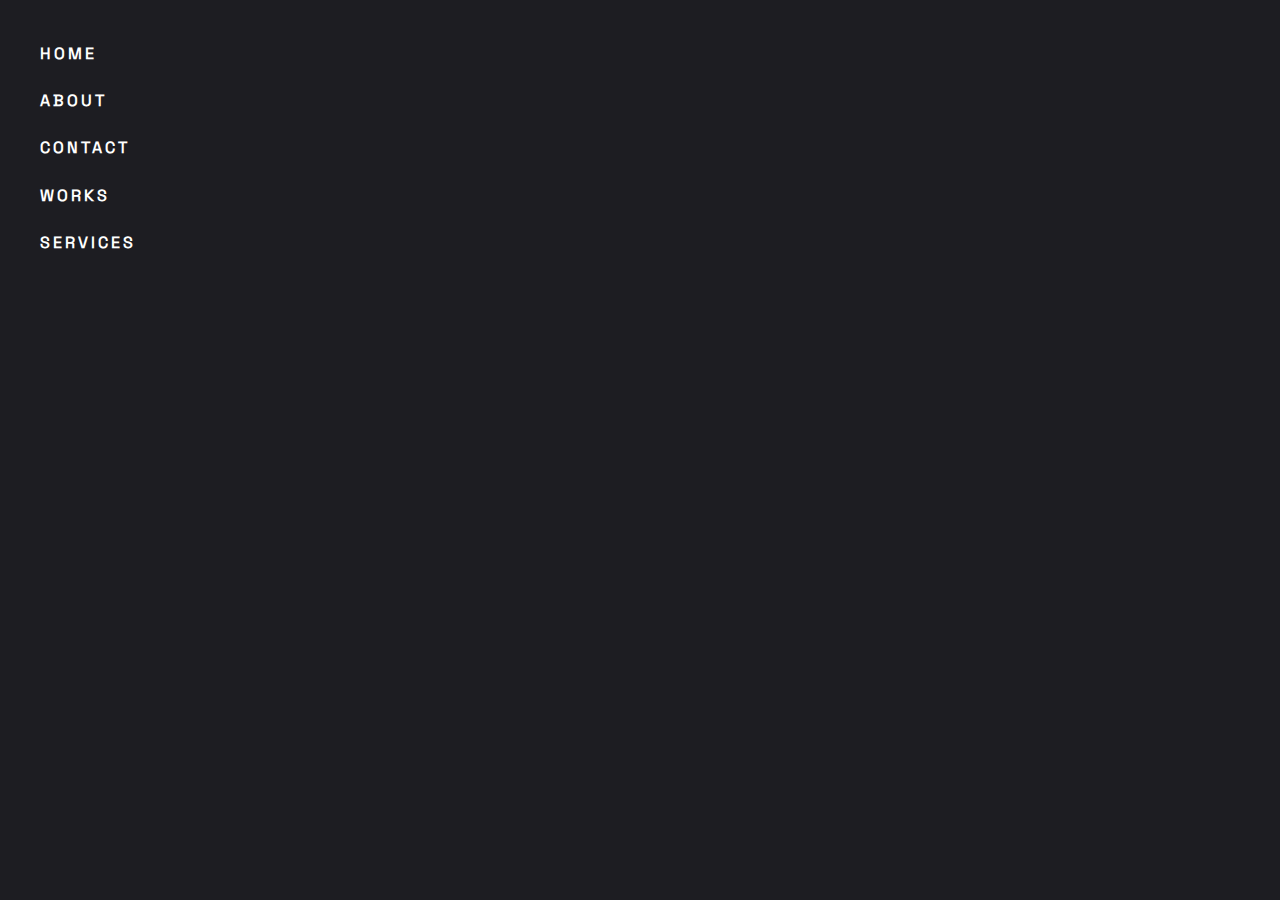
<file: index.html>
<!DOCTYPE html>
<html lang="ru">

<head>

	<meta charset="utf-8">

	<title>Layo</title>
	<meta name="description" content="Ayo">

	<meta name="viewport" content="width=device-width">

	<link rel="icon" href="img/logo.svg">

	<link rel="stylesheet" href="css/main.min.css">
	
	<style>
		ul {
			padding-top: 20px;
			padding-left: 40px;
		}
		a {
			margin-top: 20px;
			color: #fff;
			font-weight: 600;
			text-transform: uppercase;
			display: flex;
			letter-spacing: 3px;
		}
	</style>

</head>

<body>

	<ul>
		<li>
			<a href="home.html" class="wow animated" data-wow-delay="300ms" style="animation-name: fadeInLeft;">
				Home
			</a>
			<a href="about.html" class="wow animated" data-wow-delay="300ms" style="animation-name: fadeInRight;">
				About
			</a>
			<a href="contact.html" class="wow animated" data-wow-delay="300ms" style="animation-name: fadeInLeft;">
				Contact
			</a>
			<a href="works.html" class="wow animated" data-wow-delay="300ms" style="animation-name: fadeInRight;">
				Works
			</a>
			<a href="services.html" class="wow animated" data-wow-delay="300ms" style="animation-name: fadeInLeft;">
				Services
			</a>
		</li>
	</ul>
	
	<script src="js/scripts.min.js"></script>

</body>
</html>
</file>
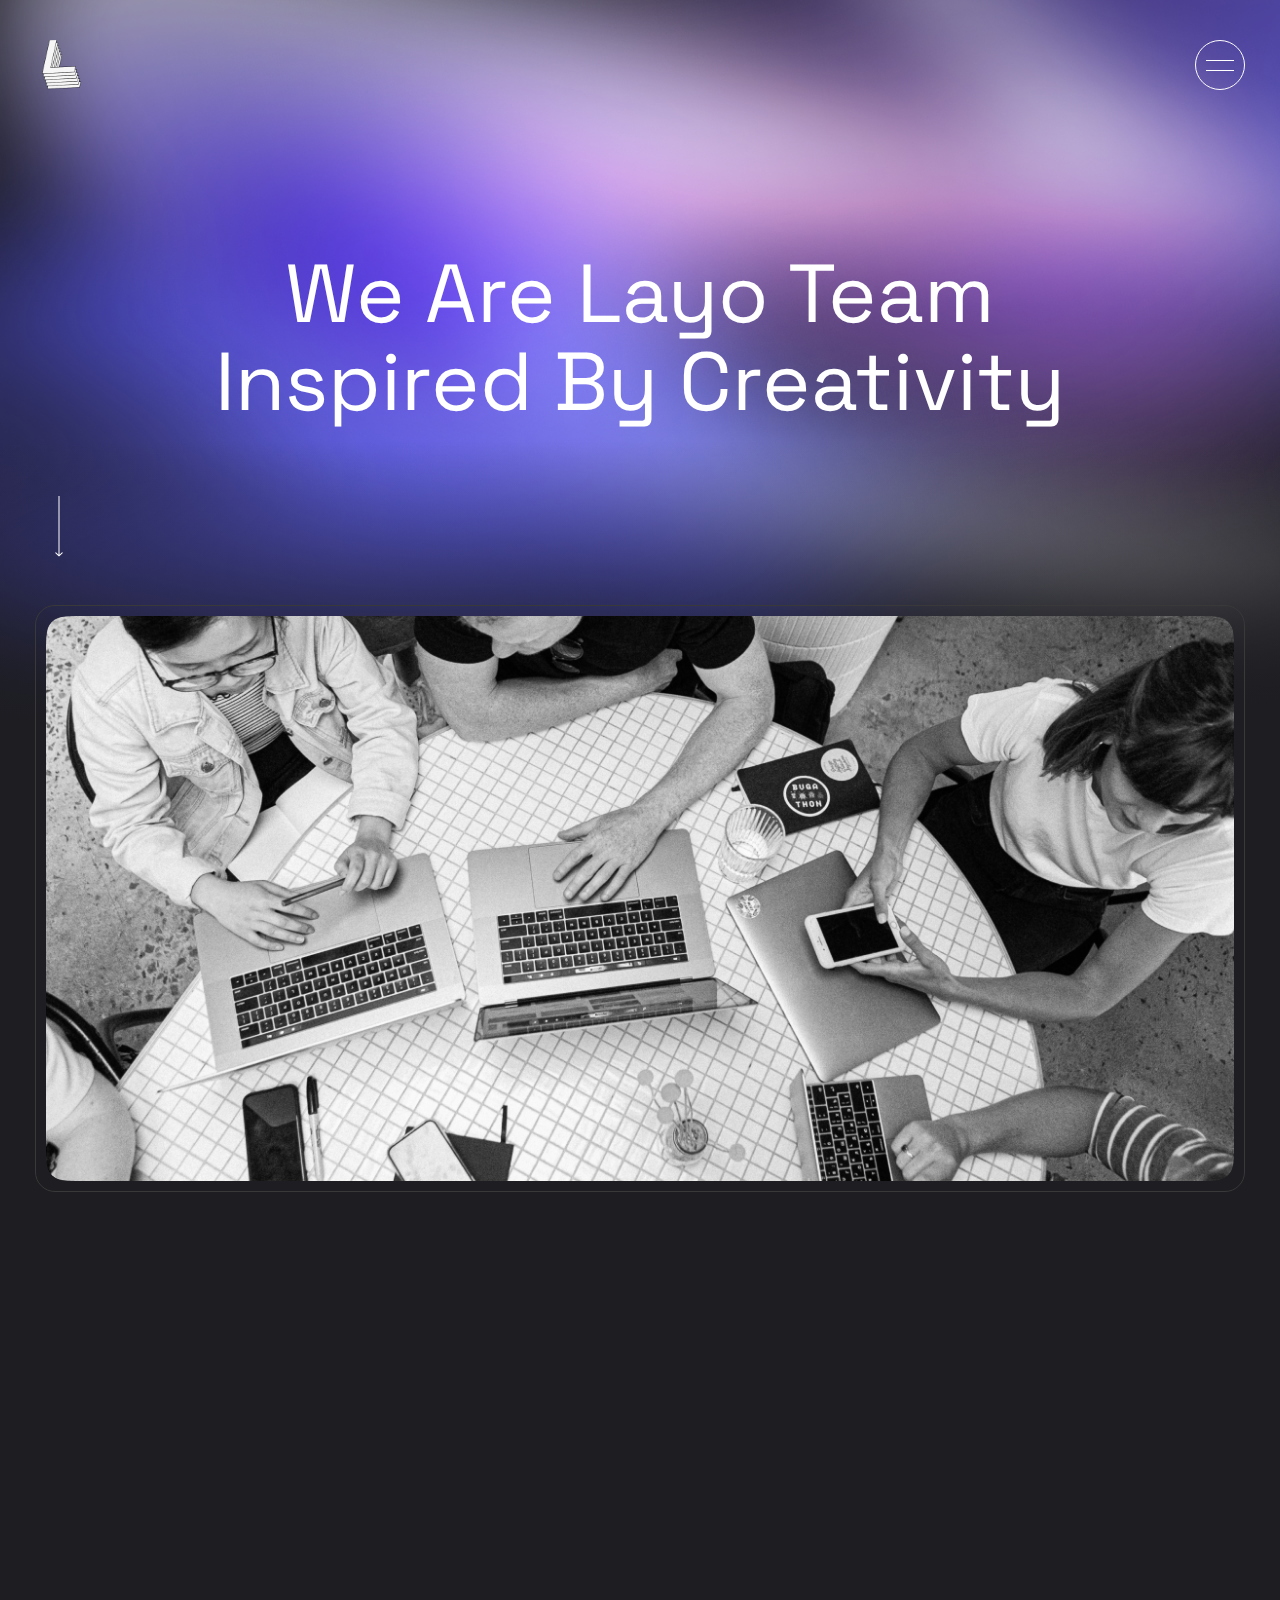
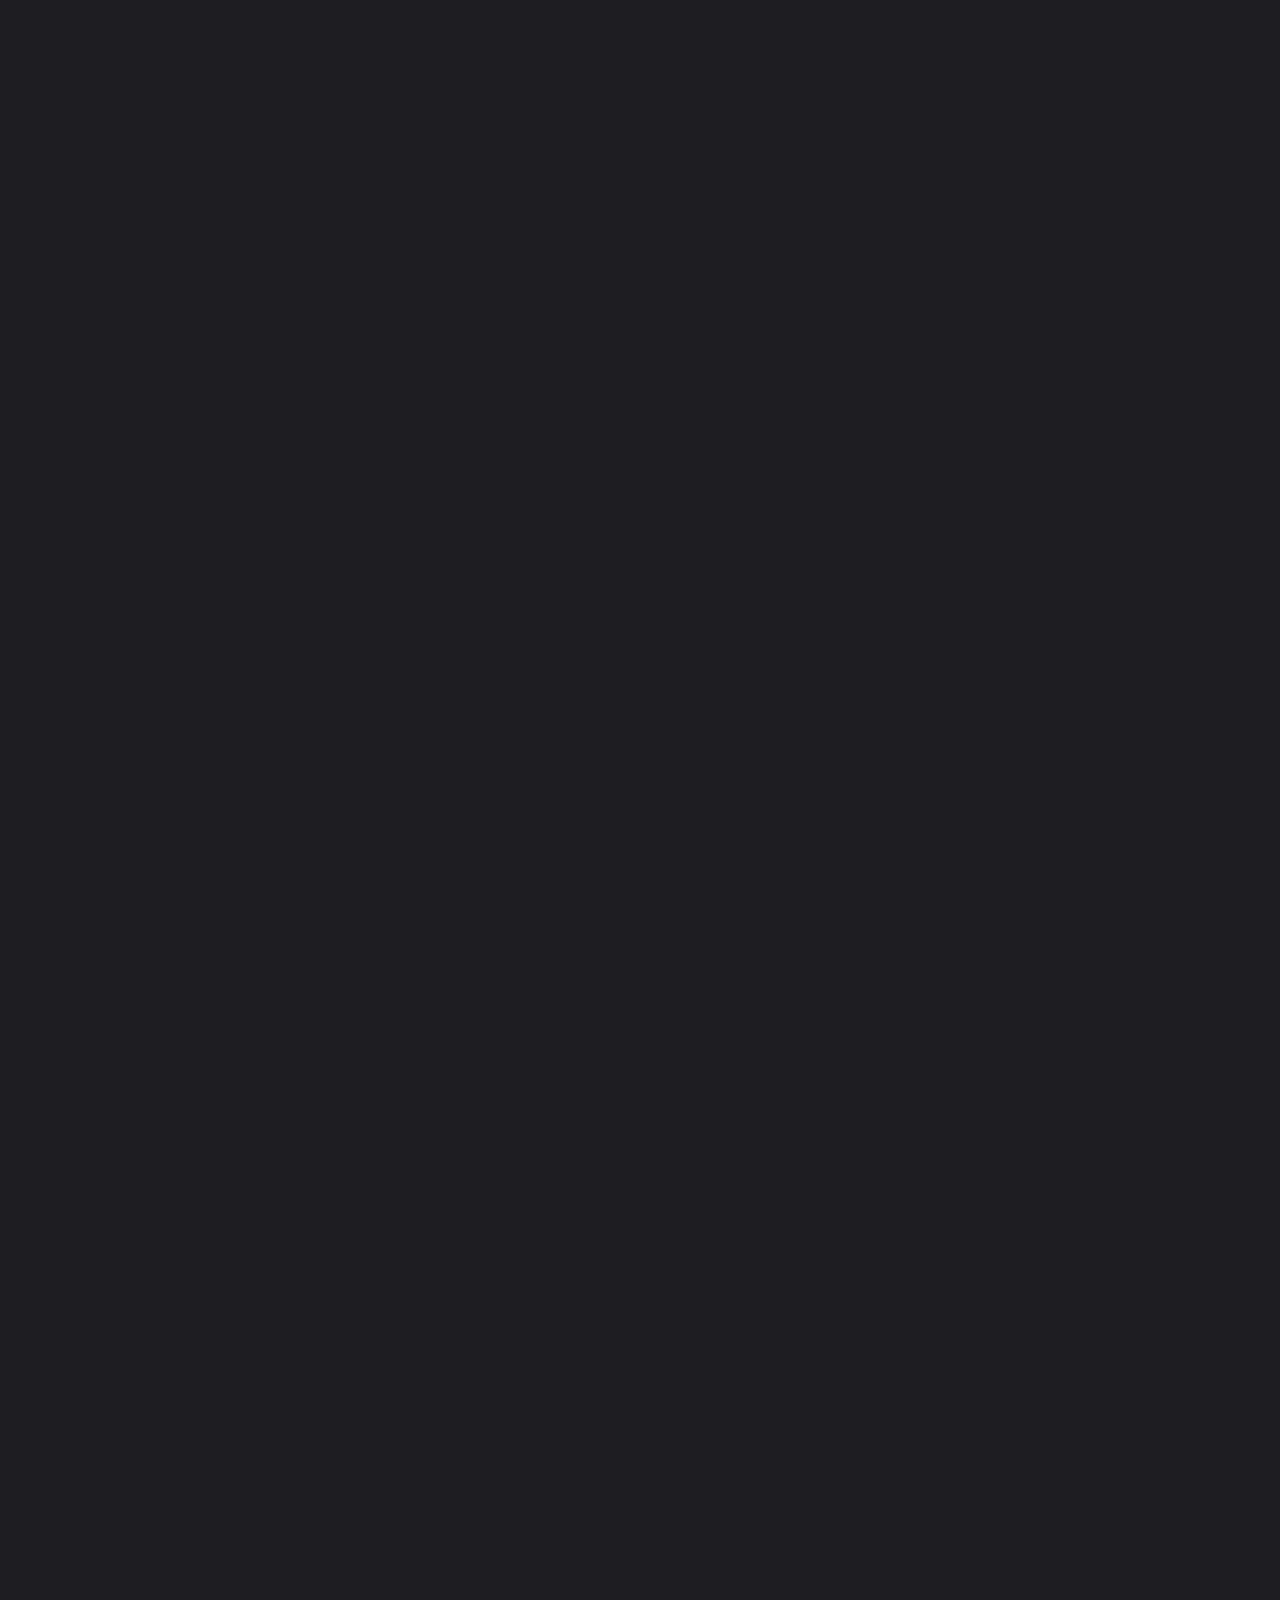
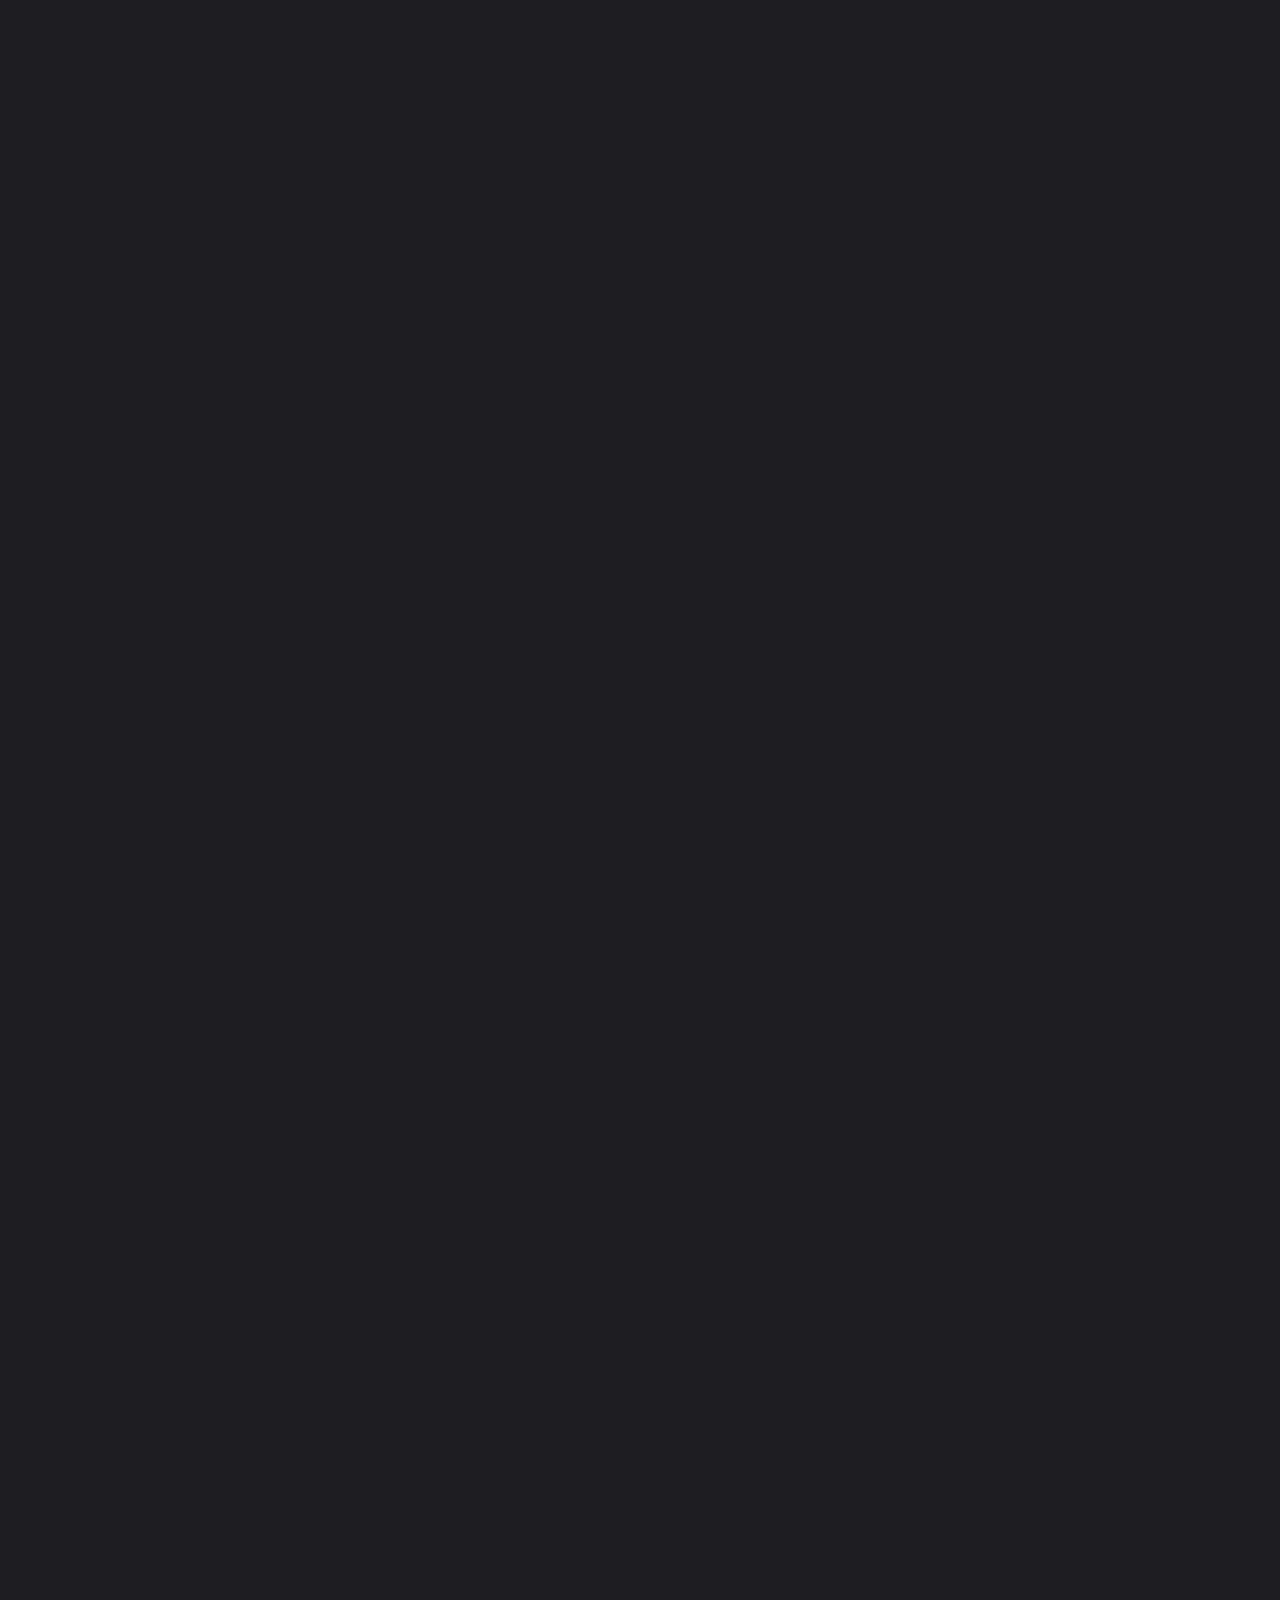
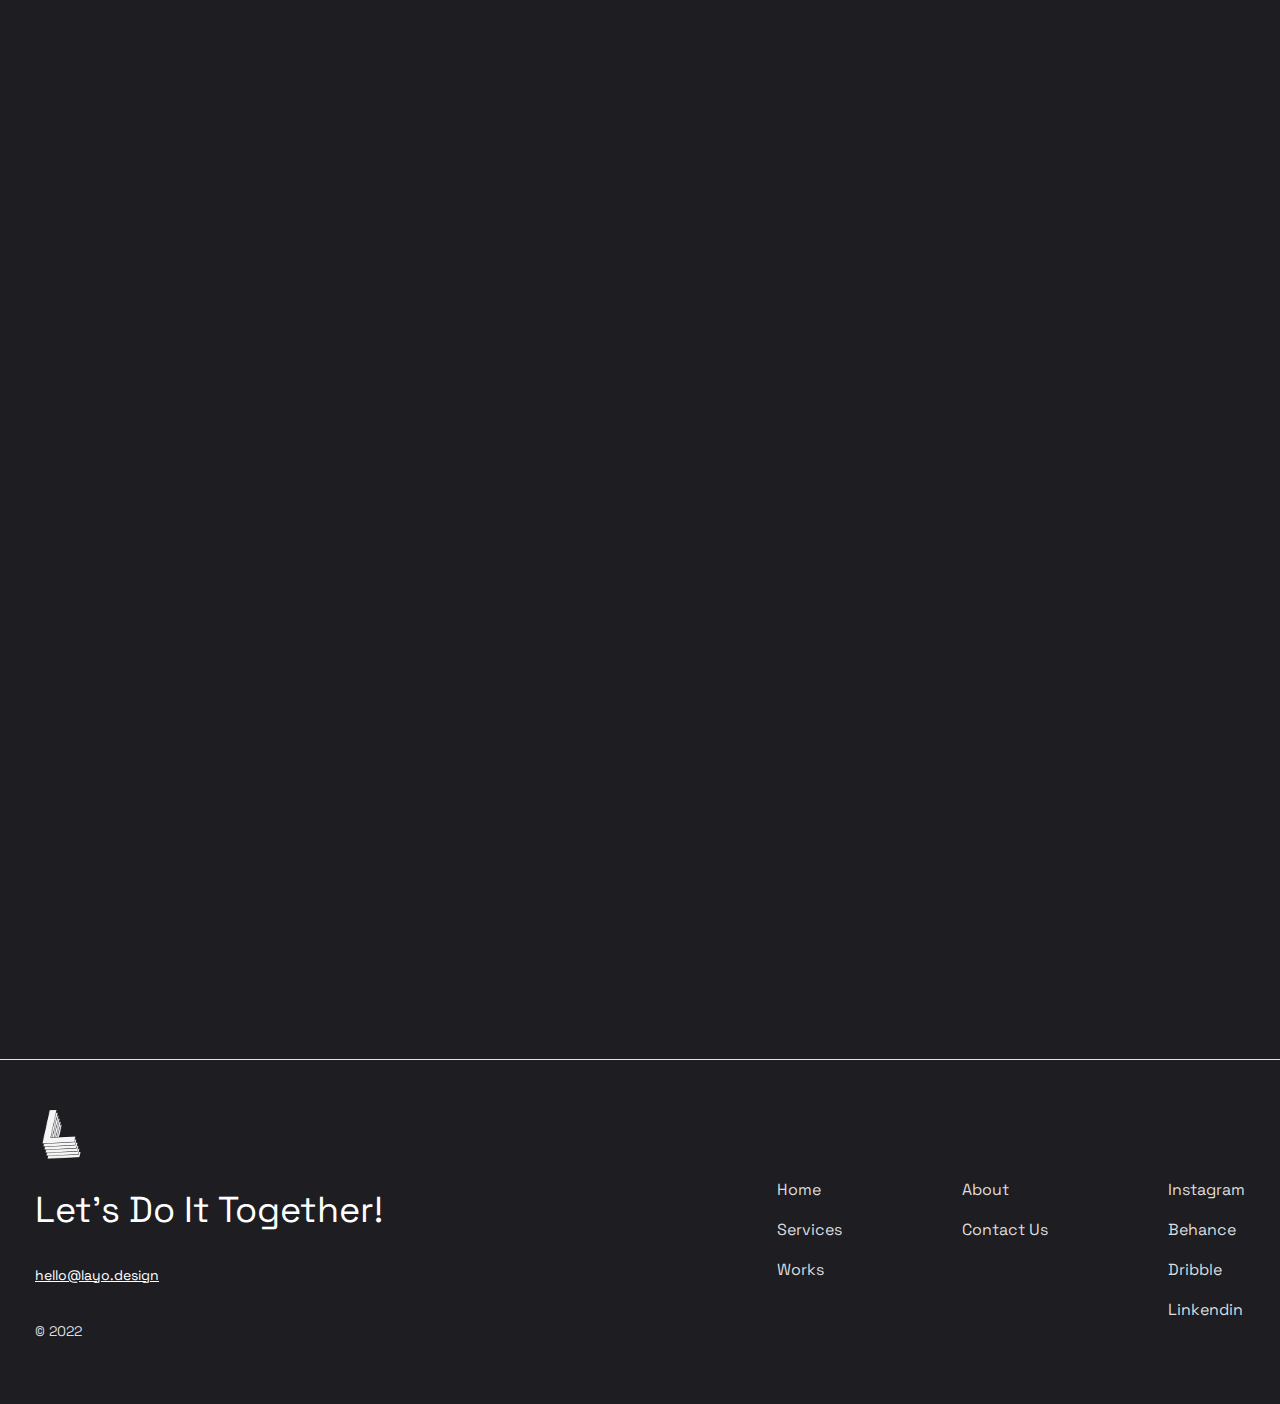
<file: about.html>
<!DOCTYPE html>
<html lang="ru">

<head>

	<meta charset="utf-8">

	<title>Layo</title>
	<meta name="description" content="Ayo">

	<meta name="viewport" content="width=device-width">

	<link rel="icon" href="img/logo.svg">

	<link rel="stylesheet" href="css/main.min.css">
	
</head>

<body>

	<header class="header header--about">
		<div class="container">
			<div class="header_top">
				<a href="home.html" class="header_logo">
					<img src="./img/logo.svg" alt="">
				</a>
				<div class="header_burger burger">
					<span class="burger-line top-line"></span>
					<span class="burger-line bottom-line"></span>
				</div>
			</div>
			<div class="header_bottom col-xl-9">
				<div class="header_title text-center">
					We are layo team inspired by creativity
				</div>
			</div>
			<div class="header_scroll container">
				<a href="#firstsection" class="js-scroll">
					<img src="./img/scrollarrow.svg" alt="">
				</a>
			</div>
			<div class="header_menu">
				<div class="col-xl-4 col-lg-2 col-12 d-none d-lg-block header_menu-left header_menu-wrapper">
					<div class="header_menu-glass">
						<img src="./img/headerglass.svg" alt="">
					</div>
				</div>
				<ul class="col-xl-4 col-lg-5 col-12 header_menu-middle header_menu-wrapper">
					<li class="header_menu-item">
						<a href="home.html" class="header_menu-link">
							Home
						</a>
					</li>
					<li class="header_menu-item">
						<a href="services.html" class="header_menu-link">
							Services
						</a>
					</li>
					<li class="header_menu-item">
						<a href="works.html" class="header_menu-link">
							Works
						</a>
					</li>
					<li class="header_menu-item">
						<a href="about.html" class="header_menu-link">
							About
						</a>
					</li>
					<li class="header_menu-item">
						<a href="contact.html" class="header_menu-link">
							Contact us
						</a>
					</li>
					<div class="header_menu-circmini mouse-parallax">
						<img src="./img/parallaxcircle.png" alt="">
					</div>
				</ul>
				<div class="col-xl-4 col-lg-5 col-12 header_menu-right header_menu-wrapper">
					<div class="header_menu-title">
						Let’s do it together!
					</div>
					<a href="mailto:hello@layo.design" class="header_menu-mail">
						hello@layo.design
					</a>
					<div class="header_menu-socials">
						<a href="https://www.instagram.com/layo_design/" class="header_menu-social" target="_blank">
							Instagram
						</a>
						<a href="https://www.behance.net/layodesign" class="header_menu-social" target="_blank">
							Behance
						</a>
						<a href="https://dribbble.com/layodesign" class="header_menu-social" target="_blank">
							Dribble
						</a>
						<a href="https://www.linkedin.com/company/layo/" class="header_menu-social" target="_blank">
							Linkedin
						</a>
					</div>
					<div class="header_menu-circ">
						<img src="./img/parallaxcircle.png" alt="">
					</div>
				</div>
			</div>
		</div>
	</header>

	<section class="section hero wow animated" data-wow-delay="300ms" style="animation-name: fadeInUp;">
		<div class="container">
			<div class="hero_image">
				<img src="./img/hero.png" alt="">
			</div>
		</div>
	</section>

	<section class="section who wow animated" data-wow-delay="300ms" style="animation-name: fadeInUp;">
		<div class="container">
			<div class="row">
				<div class="col-lg-6">
					<div class="who_left">
						<div class="who_left-img mouse-parallax">
							<img src="./img/heroparallax.png" alt="">
						</div>
						<div class="who_left-title">
							Who we are
						</div>
						<div class="who_left-text">
							We are a Ukrainian creative design studio that never stops learning. We believe that only in permanent development we can create digital solutions that will help the client's business.
						</div>
					</div>
				</div>
				<div class="col-lg-6">
					<div class="who_right">
						<div class="who_right-item">
							<div class="who_right-title">
								Our Goal
							</div>
							<div class="who_right-text">
								To help businesses become a part of clients' lives
							</div>
						</div>
						<div class="who_right-item">
							<div class="who_right-title">
								Our values
							</div>
							<div class="who_right-text">
								Speed, openness, honesty, help, respect, beauty and innovation are the keys to a professional team that is ready to change the world of design.
							</div>
						</div>
						<div class="who_right-item">
							<div class="who_right-title">
								Our view
							</div>
							<div class="who_right-text">
								Layo is an expert in the universe of design, changing the world for the better
							</div>
						</div>
					</div>
				</div>
			</div>
		</div>
	</section>

	<section class="section team wow animated" data-wow-delay="300ms" style="animation-name: fadeInUp;">
		<div class="container">
			<div class="team_top">
				<div class="team_top-title">
					Meet our team
				</div>
				<div class="team_top-nav">

				</div>
			</div>
			<div class="team_carousel">
				<div class="team_carousel-item">
					<div class="team_item">
						<div class="team_item-img">
							<img src="./img/team.png" alt="">
						</div>
						<div class="team_item-name">
							Hlib Bondarenko
						</div>
						<div class="team_item-post">
							Founder & Design Director
						</div>
					</div>
				</div>
				<div class="team_carousel-item">
					<div class="team_item">
						<div class="team_item-img">
							<img src="./img/team2.png" alt="">
						</div>
						<div class="team_item-name">
							Maria Misiura
						</div>
						<div class="team_item-post">
							All-in-one Manager
						</div>
					</div>
				</div>
				<div class="team_carousel-item">
					<div class="team_item">
						<div class="team_item-img">
							<img src="./img/team3.png" alt="">
						</div>
						<div class="team_item-name">
							Olha Sitchenko
						</div>
						<div class="team_item-post">
							UI / UX Designer
						</div>
					</div>
				</div>
				<div class="team_carousel-item">
					<div class="team_item">
						<div class="team_item-img">
							<img src="./img/team4.png" alt="">
						</div>
						<div class="team_item-name">
							Kate Halahan
						</div>
						<div class="team_item-post">
							Motion & Branding Designer
						</div>
					</div>
				</div>
				<div class="team_carousel-item">
					<div class="team_item">
						<div class="team_item-img">
							<img src="./img/team5.png" alt="">
						</div>
						<div class="team_item-name">
							Anastasia Ogich
						</div>
						<div class="team_item-post">
							UI / UX Designer
						</div>
					</div>
				</div>
				<div class="team_carousel-item">
					<div class="team_item">
						<div class="team_item-img">
							<img src="./img/team6.png" alt="">
						</div>
						<div class="team_item-name">
							Yana Kovalyova
						</div>
						<div class="team_item-post">
							UI / UX Designer
						</div>
					</div>
				</div>
				<div class="team_carousel-item">
					<div class="team_item">
						<div class="team_item-img">
							<img src="./img/team7.png" alt="">
						</div>
						<div class="team_item-name">
							Olha Ryzhykova
						</div>
						<div class="team_item-post">
							UI / UX Designer
						</div>
					</div>
				</div>
				<div class="team_carousel-item">
					<div class="team_item">
						<div class="team_item-img">
							<img src="./img/team8.png" alt="">
						</div>
						<div class="team_item-name">
							Anna Pankratova
						</div>
						<div class="team_item-post">
							UI / UX Designer
						</div>
					</div>
				</div>
			</div>
		</div>
	</section>

	<section class="section features wow animated" data-wow-delay="300ms" style="animation-name: fadeInUp;">
		<div class="features_parallax d-lg-none">
			<img src="./img/parallaxtriangle2.png" alt="">
		</div>
		<div class="container">
			<div class="features_title">
				Features of working with us
			</div>
			<div class="features_carousel">
				<div class="features_carousel-item">
					<div class="features_wrapper">
						<div class="features_left">
							<div class="features_name">
								Flexible approach
							</div>
							<div class="features_text">
								Each project is special, with its own goals, ambitions and requirements. We find an approach to everyone.
							</div>
						</div>
						<div class="features_img">
							<img src="./img/parallaxtriangle2.png" alt="">
						</div>
					</div>
				</div>
				<div class="features_carousel-item">
					<div class="features_wrapper">
						<div class="features_left">
							<div class="features_name">
								Always in touch
							</div>
							<div class="features_text">
								We respect the clients' time and their desire to be involved in the work on the project.
							</div>
						</div>
						<div class="features_img">
							<img src="./img/parallaxhalfcircle.png" alt="">
						</div>
					</div>
				</div>
				<div class="features_carousel-item">
					<div class="features_wrapper">
						<div class="features_left">
							<div class="features_name">
								Working with details 
							</div>
							<div class="features_text">
								Small details can turn anything ordinary into modern and unforgettable. We know how to find them.
							</div>
						</div>
						<div class="features_img">
							<img src="./img/headercirclemini.svg" alt="">
							<div class="features_img-item">
								<img src="./img/headercirclemini.svg" alt="">
							</div>
						</div>
					</div>
				</div>
				<div class="features_carousel-item">
					<div class="features_wrapper">
						<div class="features_left">
							<div class="features_name">
								Working within deadlines
							</div>
							<div class="features_text">
								We know that time has a high value for every business and its efficiency.
							</div>
						</div>
						<div class="features_img">
							<img src="./img/features.png" alt="">
						</div>
					</div>
				</div>
			</div>
		</div>
	</section>

	<section class="section citate wow animated" data-wow-delay="300ms" style="animation-name: fadeInUp;">
		<div class="citate_parallax" id="par1"><img src="./img/parallaxcircle.png" alt="" class="mouse-parallax"></div>
		<div class="citate_parallax" id="par2"><img src="./img/parallaxcircle.png" alt="" class="mouse-parallax2"></div>
		<div class="container">
			<div class="row">
				<div class="col-lg-6">
					<div class="citate_left">
						<div class="citate_left-text">
							<span class="citate_left-icon">
								“
							</span>
							<span class="citate_left-space"></span>
							<span>We are web design studio who reveals the beauty   of product Sed ut perspiciatis unde omnis iste natus error sit accusantium doloree.</span>
						</div>
						<div class="citate_author">
							<div class="citate_author-img">
								<img src="./img/author.png" alt="">
							</div>
							<div class="citate_author-text">
								<div class="citate_author-name">
									Gleb Bondarenko
								</div>
								<div class="citate_author-post">
									Art Director
								</div>
							</div>
						</div>
					</div>
				</div>
				<div class="col-lg-6">
					<div class="citate_right">
						<div class="citate_right-row">
							<div class="citate_right-item">
								<div class="citate_right-count">
									2021
								</div>
								<div class="citate_right-text">
									Team launched
								</div>
							</div>
							<div class="citate_right-item">
								<div class="citate_right-count">
									50+
								</div>
								<div class="citate_right-text">
									Projects
								</div>
							</div>
						</div>
						<div class="citate_right-row">
							<div class="citate_right-item">
								<div class="citate_right-count">
									8
								</div>
								<div class="citate_right-text">
									Employees
								</div>
							</div>
							<div class="citate_right-item">
								<div class="citate_right-count">
									30+
								</div>
								<div class="citate_right-text">
									Happy clients
								</div>
							</div>
						</div>
					</div>
				</div>
			</div>
		</div>
	</section>

	<section class="section about wow animated" data-wow-delay="300ms" style="animation-name: fadeInUp;">
		<div class="container">
			<div class="about_top">
				<div class="about_top-item about_top-item--big">
					<div class="about_top-title">
						What our clients say about us
					</div>
				</div>
				<a href="#tab1" class="about_top-item js-tab">
					<div class="about_top-count">
						01
					</div>
					<div class="about_top-name">
						Name project
					</div>
				</a>
				<a href="#tab2" class="about_top-item active js-tab">
					<div class="about_top-count">
						02
					</div>
					<div class="about_top-name">
						Datum
					</div>
				</a>
				<a href="#tab3" class="about_top-item js-tab">
					<div class="about_top-count">
						03
					</div>
					<div class="about_top-name">
						Name project
					</div>
				</a>
				<a href="#tab4" class="about_top-item js-tab">
					<div class="about_top-count">
						04
					</div>
					<div class="about_top-name">
						Name project
					</div>
				</a>
			</div>
			<div class="about_tabs">
				<div class="about_tab active" id="tab1">
					<div class="about_image">
						<img src="./img/aboutclient.png" alt="">
					</div>
					<div class="about_right">
						<div class="about_right-text">
							<span class="about_right-icon">
								“
							</span>
							<span class="about_right-space"></span>
							<span>I am glad that I was able to cooperate with Layo. Our needs were treated with care and understanding. Convenient communication and the ability to make changes to the project. Everything was done on time and as we wanted. If there is a need, we will definitely return with new projects.</span>
						</div>
						<div class="about_right-post">
							German, CEO, Germany
						</div>
					</div>
				</div>
				<div class="about_tab" id="tab2">
					<div class="about_image">
						<img src="./img/aboutclient.png" alt="">
					</div>
					<div class="about_right">
						<div class="about_right-text">
							<span class="about_right-icon">
								“
							</span>
							<span class="about_right-space"></span>
							<span>I am glad that I was able to cooperate with Layo. Our needs were treated with care and understanding. Convenient communication and the ability to make changes to the project. Everything was done on time and as we wanted. If there is a need, we will definitely return with new projects.</span>
						</div>
						<div class="about_right-post">
							Michael, CEO, Germany
						</div>
					</div>
				</div>
				<div class="about_tab" id="tab3">
					<div class="about_image">
						<img src="./img/aboutclient.png" alt="">
					</div>
					<div class="about_right">
						<div class="about_right-text">
							<span class="about_right-icon">
								“
							</span>
							<span class="about_right-space"></span>
							<span>I am glad that I was able to cooperate with Layo. Our needs were treated with care and understanding. Convenient communication and the ability to make changes to the project. Everything was done on time and as we wanted. If there is a need, we will definitely return with new projects.</span>
						</div>
						<div class="about_right-post">
							Aushwic, SMM, Germany
						</div>
					</div>
				</div>
				<div class="about_tab" id="tab4">
					<div class="about_image">
						<img src="./img/aboutclient.png" alt="">
					</div>
					<div class="about_right">
						<div class="about_right-text">
							<span class="about_right-icon">
								“
							</span>
							<span class="about_right-space"></span>
							<span>I am glad that I was able to cooperate with Layo. Our needs were treated with care and understanding. Convenient communication and the ability to make changes to the project. Everything was done on time and as we wanted. If there is a need, we will definitely return with new projects.</span>
						</div>
						<div class="about_right-post">
							Poll, UI/UX, Germany
						</div>
					</div>
				</div>
			</div>
		</div>
	</section>

	<section class="section text wow animated" data-wow-delay="300ms" style="animation-name: fadeInUp;">
		<div class="text_parallax">
			<img src="./img/parallaxtriangle2.png" alt="" class="mouse-parallax">
		</div>
		<div class="container">
			<div class="text_wrapper">
				Creatively impacting the world around us — one good design at a time. The art of visual communication and beauty
			</div>
		</div>
	</section>

	<section class="section send wow animated" data-wow-delay="300ms" style="animation-name: fadeInUp;">
		<div class="container">
			<div class="row">
				<div class="col-md-6">
					<div class="send_title">
						Have a project? Drop us a line.
					</div>
				</div>
				<div class="col-md-6">
					<form action="" class="send_form">
						<div class="send_form-input">
							<input type="text" placeholder="Name" required>
						</div>
						<div class="send_form-input">
							<input type="email" placeholder="Email" required>
						</div>
						<div class="send_form-input">
							<input type="text" placeholder="Tell Us About Your Project...">
						</div>
						<div class="send_form-button">
							<button type="submit" class="btn btn_primary">
								<span>Send request</span>
								<img src="./img/upright.svg" alt="">
							</button>
						</div>
					</form>
				</div>
			</div>
		</div>
	</section>

	<footer class="footer">
		<div class="container">
			<div class="row">
				<div class="col-12">
					<a href="home.html" class="footer_logo">
						<img src="./img/logo.svg" alt="">
					</a>
				</div>
				<div class="col-lg-6 col-md-7">
					<div class="footer_left">
						<div class="footer_title">
							Let’s do it together!
						</div>
						<a href="mailto:hello@layo.design" class="footer_mail">
							hello@layo.design
						</a>
					</div>
				</div>
				<div class="col-lg-6 col-md-5">
					<div class="footer_right">
						<div class="footer_nav">
							<div class="footer_nav-item">
								<a href="home.html" class="footer_link">
									Home
								</a>
								<a href="services.html" class="footer_link">
									Services
								</a>
								<a href="works.html" class="footer_link">
									Works
								</a>
							</div>
							<div class="footer_nav-item">
								<a href="about.html" class="footer_link">
									About
								</a>
								<a href="contact.html" class="footer_link">
									Contact Us
								</a>
							</div>
						</div>
						<div class="footer_socials">
							<a href="https://www.instagram.com/layo_design/" class="footer_link" target="_blank">
								Instagram
							</a>
							<a href="https://www.behance.net/layodesign" class="footer_link" target="_blank">
								Behance
							</a>
							<a href="https://dribbble.com/layodesign" class="footer_link" target="_blank">
								Dribble
							</a>
							<a href="https://www.linkedin.com/company/layo/" class="footer_link" target="_blank">
								Linkendin
							</a>
						</div>
					</div>
				</div>
			</div>
			<div class="footer_copy">
				© 2022
			</div>
		</div>
	</footer>

	<script src="js/scripts.min.js"></script>

</body>
</html>
</file>
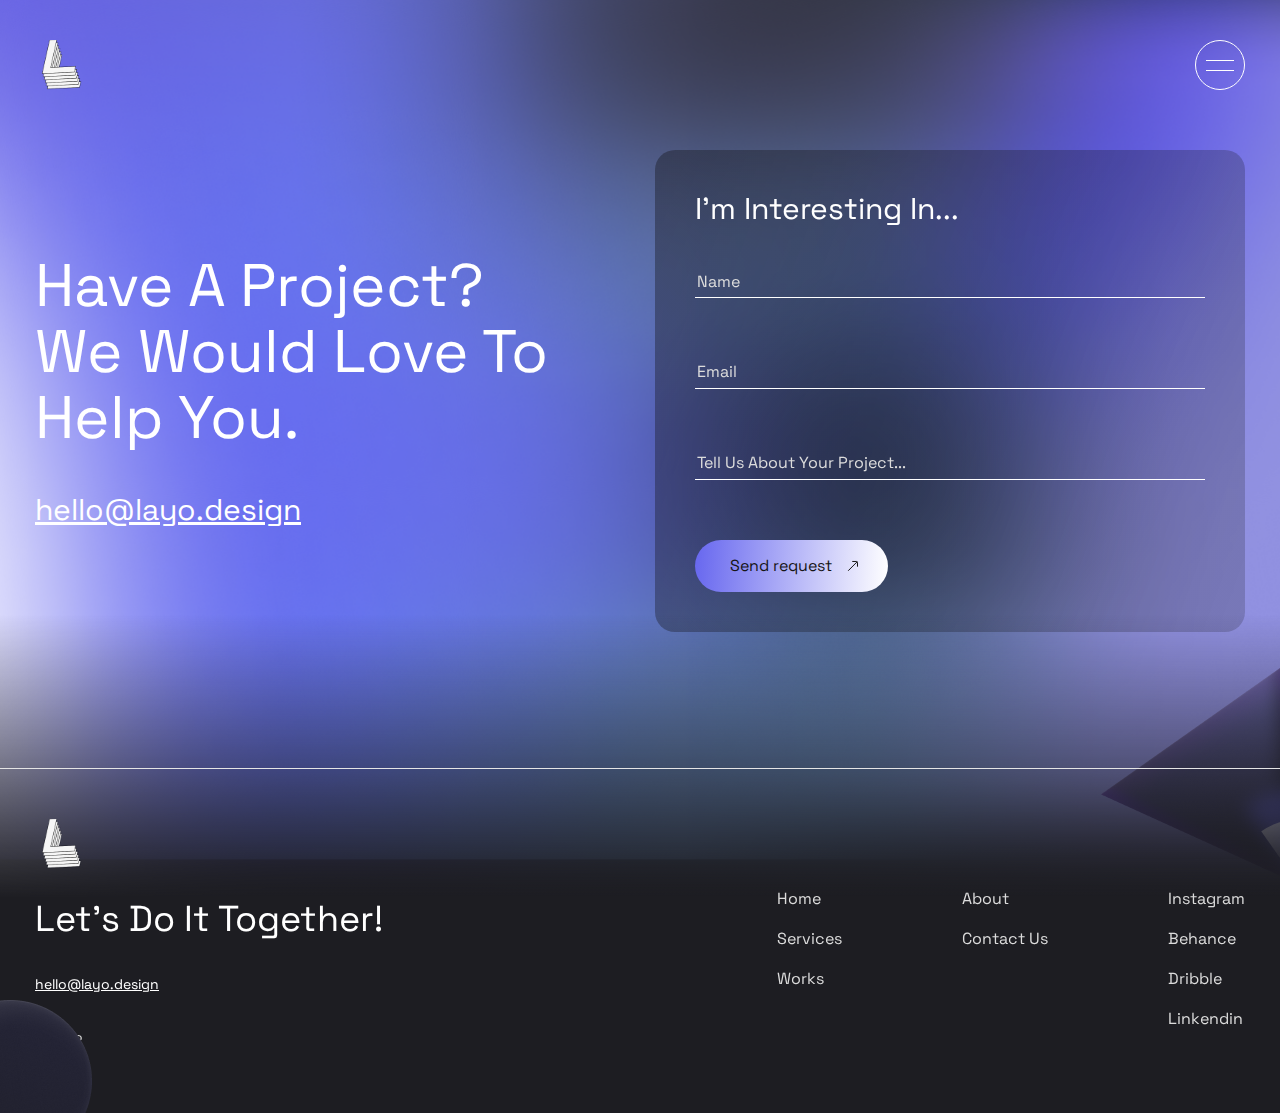
<file: contact.html>
<!DOCTYPE html>
<html lang="ru">

<head>

	<meta charset="utf-8">

	<title>Layo</title>
	<meta name="description" content="Ayo">

	<meta name="viewport" content="width=device-width">

	<link rel="icon" href="img/logo.svg">

	<link rel="stylesheet" href="css/main.min.css">
	
</head>

<body>

	<header class="header header--contact">
		<div class="header_triangle">
			<img src="./img/contactparallax.png" alt="">
		</div>
		<div class="container">
			<div class="header_top">
				<a href="home.html" class="header_logo">
					<img src="./img/logo.svg" alt="">
				</a>
				<div class="header_burger burger">
					<span class="burger-line top-line"></span>
					<span class="burger-line bottom-line"></span>
				</div>
			</div>
			<div class="header_contact">
				<div class="row">
					<div class="col-lg-6">
						<div class="header_contact-left">
							<div class="header_contact-title">
								Have a Project? we would love to help you.
							</div>
							<a href="mailto:hello@layo.design" class="header_contact-mail">
								hello@layo.design
							</a>
						</div>
					</div>
					<div class="col-lg-6">
						<form action="" class="send_form">
							<div class="header_contact-name">
								I’m interesting in...
							</div>
							<div class="send_form-input">
								<input type="text" placeholder="Name" required>
							</div>
							<div class="send_form-input">
								<input type="email" placeholder="Email" required>
							</div>
							<div class="send_form-input">
								<input type="text" placeholder="Tell Us About Your Project...">
							</div>
							<div class="send_form-button">
								<button type="submit" class="btn btn_primary">
									<span>Send request</span>
									<img src="./img/upright.svg" alt="">
								</button>
							</div>
						</form>
					</div>
				</div>
			</div>
			<div class="header_menu">
				<div class="col-xl-4 col-lg-2 col-12 d-none d-lg-block header_menu-left header_menu-wrapper">
					<div class="header_menu-glass">
						<img src="./img/headerglass.svg" alt="">
					</div>
				</div>
				<ul class="col-xl-4 col-lg-5 col-12 header_menu-middle header_menu-wrapper">
					<li class="header_menu-item">
						<a href="home.html" class="header_menu-link">
							Home
						</a>
					</li>
					<li class="header_menu-item">
						<a href="services.html" class="header_menu-link">
							Services
						</a>
					</li>
					<li class="header_menu-item">
						<a href="works.html" class="header_menu-link">
							Works
						</a>
					</li>
					<li class="header_menu-item">
						<a href="about.html" class="header_menu-link">
							About
						</a>
					</li>
					<li class="header_menu-item">
						<a href="contact.html" class="header_menu-link">
							Contact us
						</a>
					</li>
					<div class="header_menu-circmini mouse-parallax">
						<img src="./img/parallaxcircle.png" alt="">
					</div>
				</ul>
				<div class="col-xl-4 col-lg-5 col-12 header_menu-right header_menu-wrapper">
					<div class="header_menu-title">
						Let’s do it together!
					</div>
					<a href="mailto:hello@layo.design" class="header_menu-mail">
						hello@layo.design
					</a>
					<div class="header_menu-socials">
						<a href="https://www.instagram.com/layo_design/" class="header_menu-social" target="_blank">
							Instagram
						</a>
						<a href="https://www.behance.net/layodesign" class="header_menu-social" target="_blank">
							Behance
						</a>
						<a href="https://dribbble.com/layodesign" class="header_menu-social" target="_blank">
							Dribble
						</a>
						<a href="https://www.linkedin.com/company/layo/" class="header_menu-social" target="_blank">
							Linkedin
						</a>
					</div>
					<div class="header_menu-circ">
						<img src="./img/parallaxcircle.png" alt="">
					</div>
				</div>
			</div>
		</div>
	</header>

	<footer class="footer footer--contact">
		<div class="footer_parallax">
			<img src="./img/footercircle.png" alt="">
		</div>
		<div class="container">
			<div class="row">
				<div class="col-12">
					<a href="home.html" class="footer_logo">
						<img src="./img/logo.svg" alt="">
					</a>
				</div>
				<div class="col-lg-6 col-md-7">
					<div class="footer_left">
						<div class="footer_title">
							Let’s do it together!
						</div>
						<a href="mailto:hello@layo.design" class="footer_mail">
							hello@layo.design
						</a>
					</div>
				</div>
				<div class="col-lg-6 col-md-5">
					<div class="footer_right">
						<div class="footer_nav">
							<div class="footer_nav-item">
								<a href="home.html" class="footer_link">
									Home
								</a>
								<a href="home.html" class="footer_link">
									Services
								</a>
								<a href="home.html" class="footer_link">
									Works
								</a>
							</div>
							<div class="footer_nav-item">
								<a href="home.html" class="footer_link">
									About
								</a>
								<a href="home.html" class="footer_link">
									Contact Us
								</a>
							</div>
						</div>
						<div class="footer_socials">
							<a href="https://www.instagram.com/layo_design/" class="footer_link" target="_blank">
								Instagram
							</a>
							<a href="https://www.behance.net/layodesign" class="footer_link" target="_blank">
								Behance
							</a>
							<a href="https://dribbble.com/layodesign" class="footer_link" target="_blank">
								Dribble
							</a>
							<a href="https://www.linkedin.com/company/layo/" class="footer_link" target="_blank">
								Linkendin
							</a>
						</div>
					</div>
				</div>
			</div>
			<div class="footer_copy">
				© 2022
			</div>
		</div>
	</footer>

	<script src="js/scripts.min.js"></script>

</body>
</html>
</file>
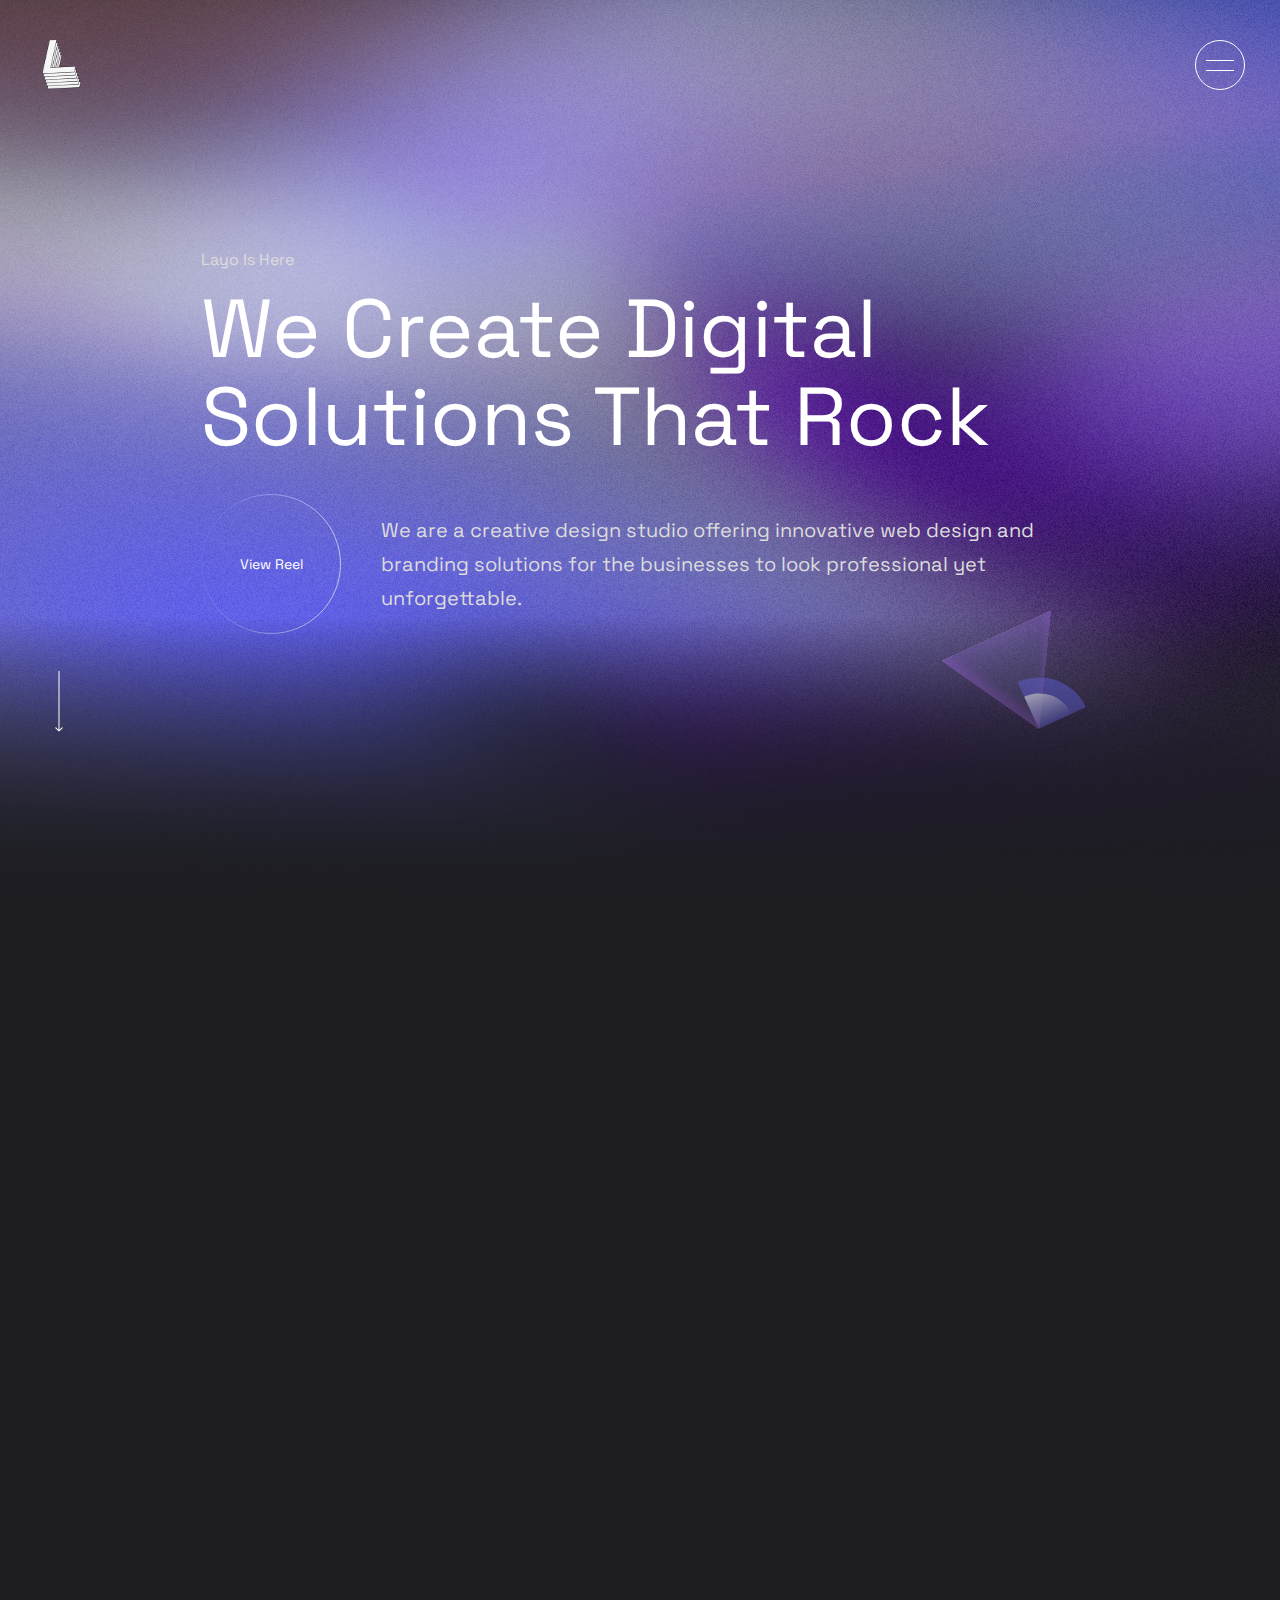
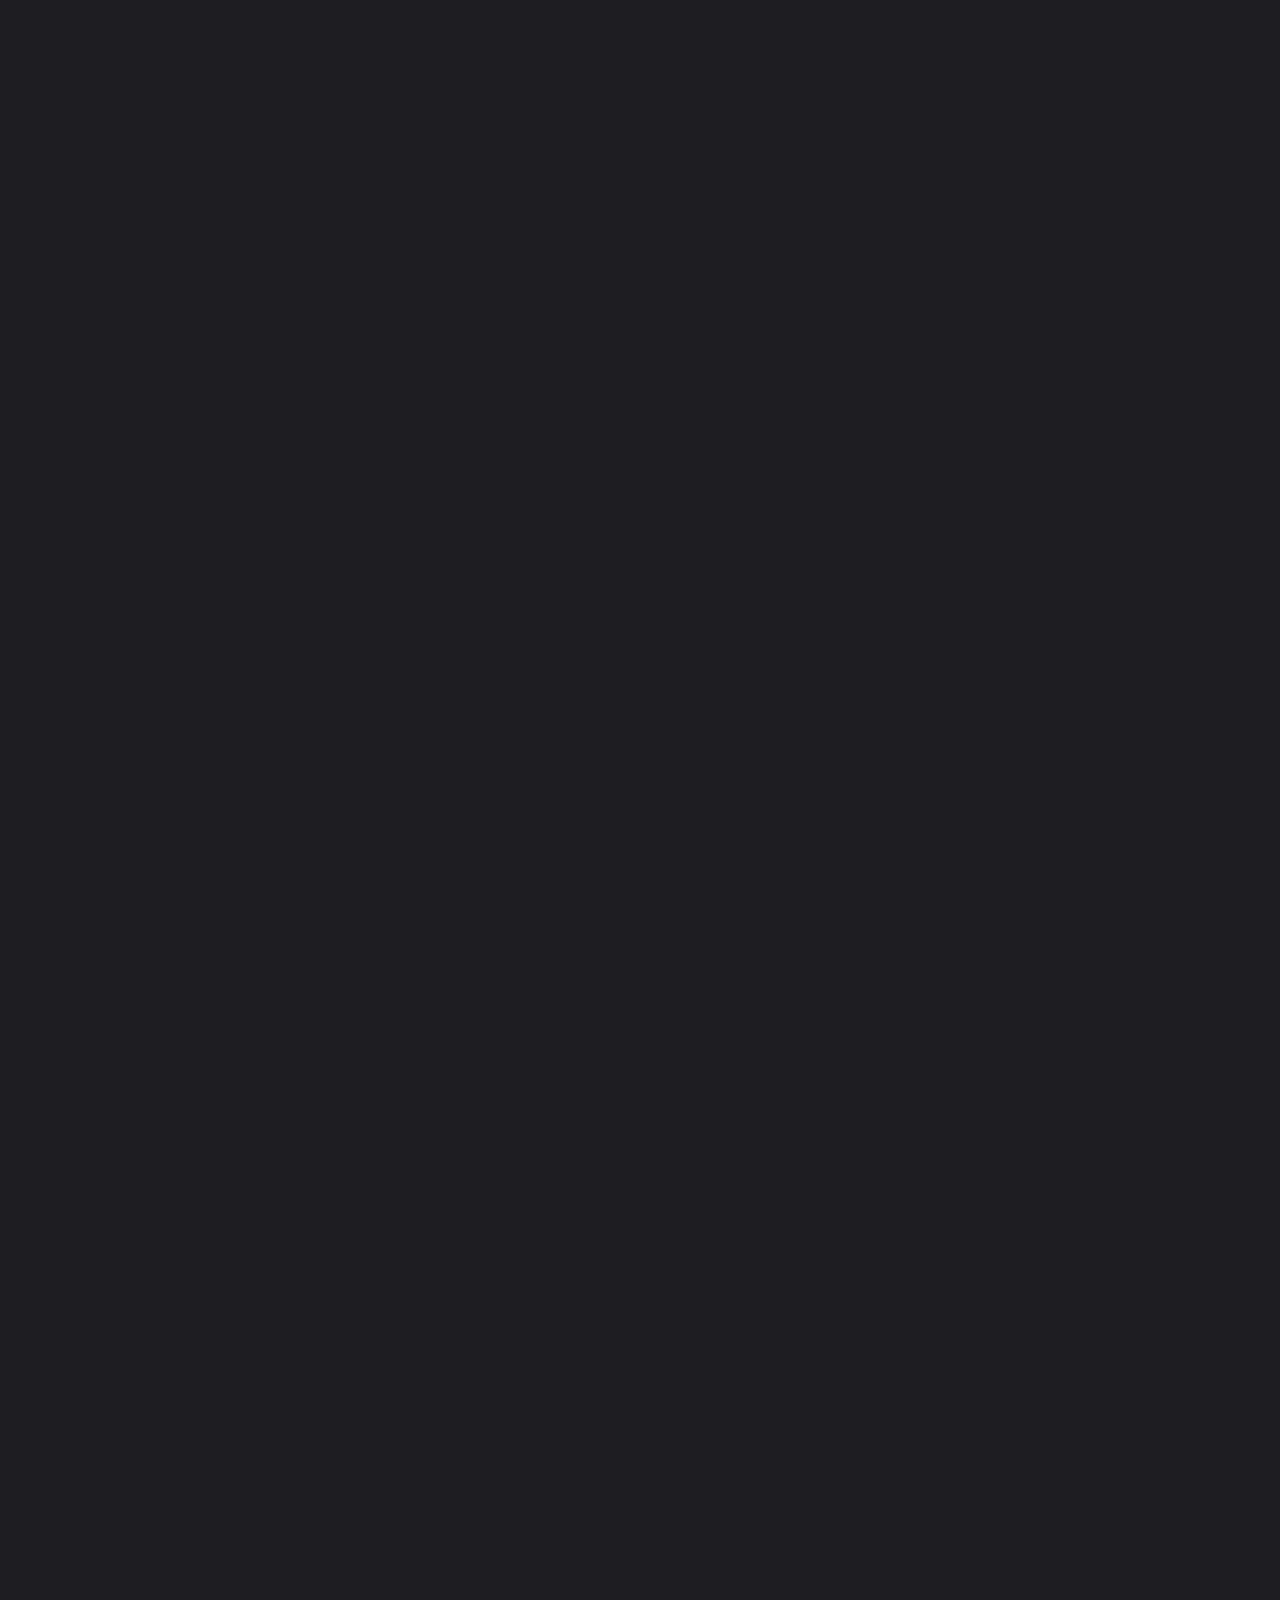
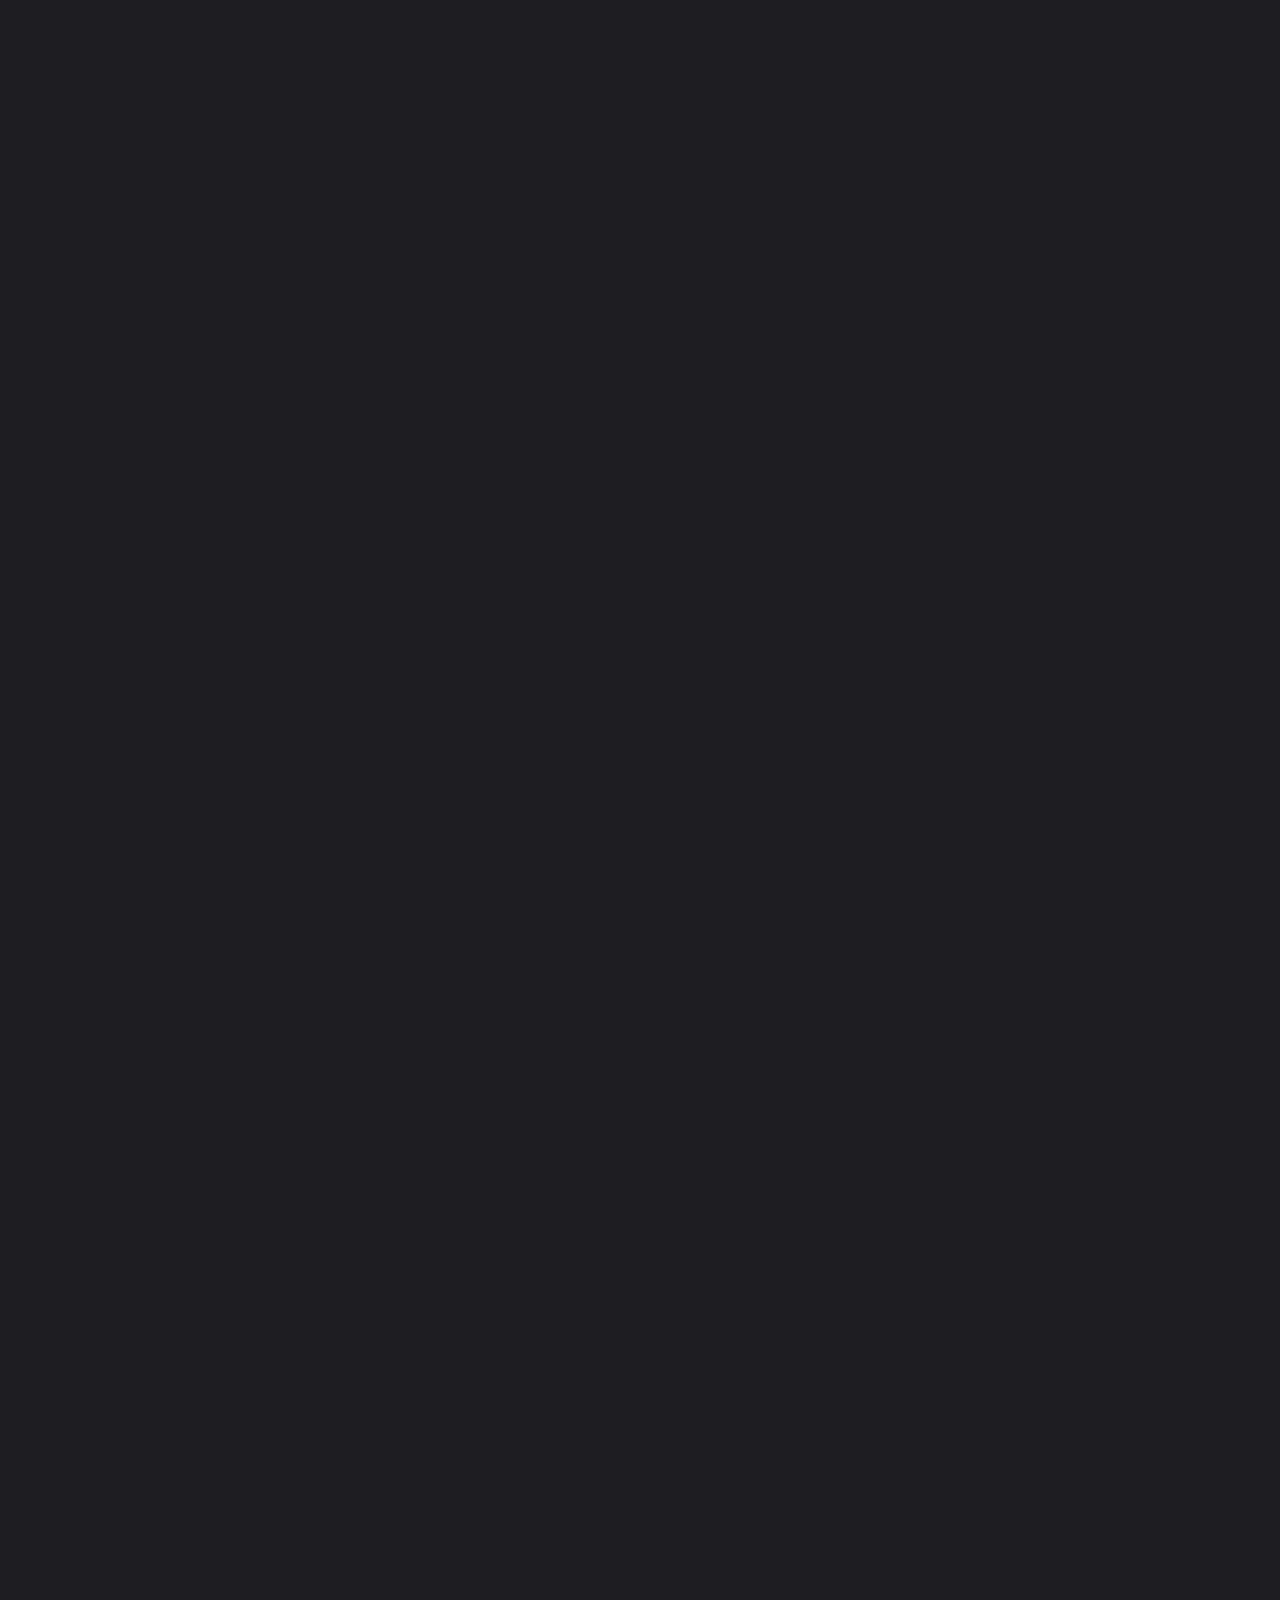
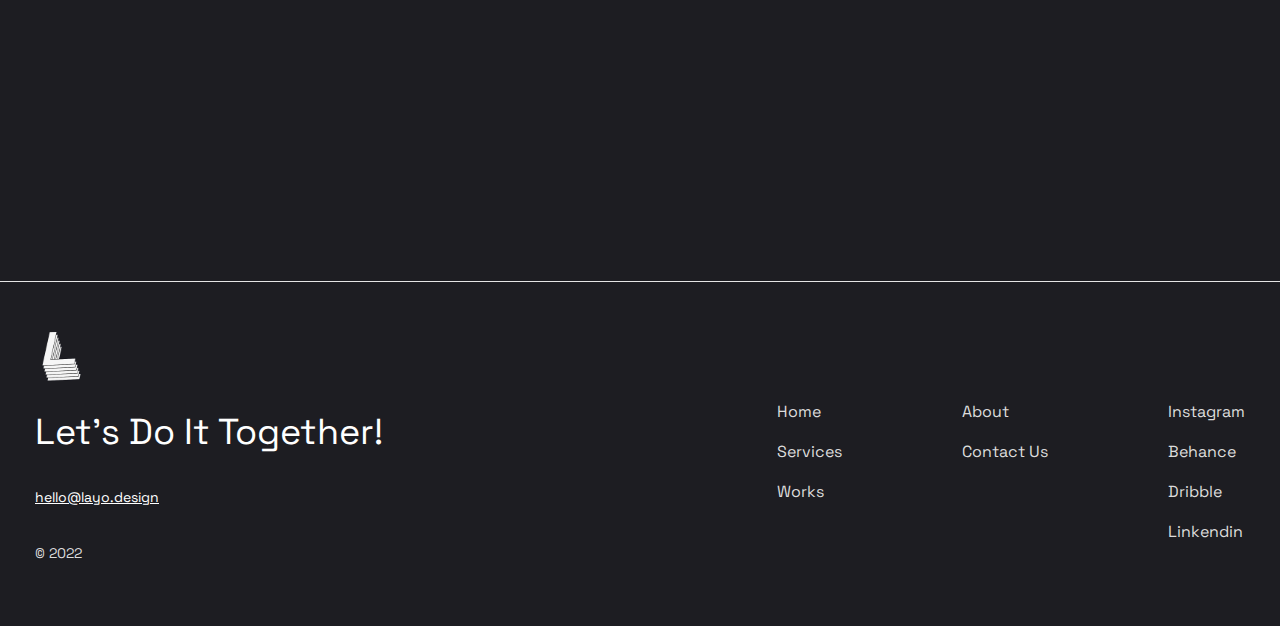
<file: home.html>
<!DOCTYPE html>
<html lang="ru">

<head>

	<meta charset="utf-8">

	<title>Layo</title>
	<meta name="description" content="Ayo">

	<meta name="viewport" content="width=device-width">

	<link rel="icon" href="img/logo.svg">

	<link rel="stylesheet" href="css/main.min.css">
	
</head>

<body>

	<header class="header">
		<div class="container">
			<div class="header_top">
				<a href="home.html" class="header_logo">
					<img src="./img/logo.svg" alt="">
				</a>
				<div class="header_burger burger">
					<span class="burger-line top-line"></span>
					<span class="burger-line bottom-line"></span>
				</div>
			</div>
			<div class="header_bottom col-xl-9">
				<div class="header_label">
					Layo Is Here
				</div>
				<div class="header_title">
					We create digital solutions that rock
				</div>
				<div class="header_view">
					<a href="" class="header_view-circle">
						<span>View Reel</span>
					</a>
					<div class="header_view-text">
						We are a creative design studio offering innovative web design and branding solutions for the businesses to look professional yet unforgettable.
					</div>
				</div>
				<div class="header_bg">
					<img src="./img/parallaxheader.svg" alt="" class="mouse-parallax">
				</div>
			</div>
			<div class="header_scroll container">
				<a href="#firstsection" class="js-scroll">
					<img src="./img/scrollarrow.svg" alt="">
				</a>
			</div>
			<div class="header_menu">
				<div class="col-xl-4 col-lg-2 col-12 d-none d-lg-block header_menu-left header_menu-wrapper">
					<div class="header_menu-glass">
						<img src="./img/headerglass.svg" alt="">
					</div>
				</div>
				<ul class="col-xl-4 col-lg-5 col-12 header_menu-middle header_menu-wrapper">
					<li class="header_menu-item">
						<a href="home.html" class="header_menu-link">
							Home
						</a>
					</li>
					<li class="header_menu-item">
						<a href="services.html" class="header_menu-link">
							Services
						</a>
					</li>
					<li class="header_menu-item">
						<a href="works.html" class="header_menu-link">
							Works
						</a>
					</li>
					<li class="header_menu-item">
						<a href="about.html" class="header_menu-link">
							About
						</a>
					</li>
					<li class="header_menu-item">
						<a href="contact.html" class="header_menu-link">
							Contact us
						</a>
					</li>
					<div class="header_menu-circmini mouse-parallax">
						<img src="./img/parallaxcircle.png" alt="">
					</div>
				</ul>
				<div class="col-xl-4 col-lg-5 col-12 header_menu-right header_menu-wrapper">
					<div class="header_menu-title">
						Let’s do it together!
					</div>
					<a href="mailto:hello@layo.design" class="header_menu-mail">
						hello@layo.design
					</a>
					<div class="header_menu-socials">
						<a href="https://www.instagram.com/layo_design/" class="header_menu-social" target="_blank">
							Instagram
						</a>
						<a href="https://www.behance.net/layodesign" class="header_menu-social" target="_blank">
							Behance
						</a>
						<a href="https://dribbble.com/layodesign" class="header_menu-social" target="_blank">
							Dribble
						</a>
						<a href="https://www.linkedin.com/company/layo/" class="header_menu-social" target="_blank">
							Linkedin
						</a>
					</div>
					<div class="header_menu-circ">
						<img src="./img/parallaxcircle.png" alt="">
					</div>
				</div>
			</div>
		</div>
	</header>

	<section class="ticker" id="firstsection">
		<div class="ticker_wrap">
			<div class="ticker_wrapper">
				<div class="ticker_item">
					<span>Motion Design</span>
					<img src="./img/tickerimg.svg" alt="">
				</div>
				<div class="ticker_item">
					<span>UI/UX</span>
					<img src="./img/tickerimg.svg" alt="">
				</div>
				<div class="ticker_item">
					<span>Branding Identity</span>
					<img src="./img/tickerimg.svg" alt="">
				</div>
				<div class="ticker_item">
					<span>Mobile App</span>
					<img src="./img/tickerimg.svg" alt="">
				</div>
				<div class="ticker_item">
					<span>Motion Design</span>
					<img src="./img/tickerimg.svg" alt="">
				</div>
				<div class="ticker_item">
					<span>UI/UX</span>
					<img src="./img/tickerimg.svg" alt="">
				</div>
				<div class="ticker_item">
					<span>Branding Identity</span>
					<img src="./img/tickerimg.svg" alt="">
				</div>
				<div class="ticker_item">
					<span>Mobile App</span>
					<img src="./img/tickerimg.svg" alt="">
				</div>
				<div class="ticker_item">
					<span>Motion Design</span>
					<img src="./img/tickerimg.svg" alt="">
				</div>
				<div class="ticker_item">
					<span>UI/UX</span>
					<img src="./img/tickerimg.svg" alt="">
				</div>
				<div class="ticker_item">
					<span>Branding Identity</span>
					<img src="./img/tickerimg.svg" alt="">
				</div>
				<div class="ticker_item">
					<span>Mobile App</span>
					<img src="./img/tickerimg.svg" alt="">
				</div>
			</div>
		</div>
	</section>

	<section class="section primary wow animated" data-wow-delay="300ms" style="animation-name: fadeInUp;">
		<div class="container">
			<div class="row">
				<div class="col-md-6">
					<div class="primary_wrapper">
						<div class="primary_title">
							our services
						</div>
						<div class="primary_text">
							We study your business, collect your wishes and add the magic of design to create a project together that will impress. Our team is engaged in implementation from branding to animation of the finished design
						</div>
						<div class="primary_button">
							<a href="" class="btn btn_primary">
								<span>Our services</span>
								<img src="./img/upright.svg" alt="">
							</a>
						</div>
					</div>
				</div>
				<div class="col-md-6 primary_parallax-wrap">
					<div class="primary_parallax">
						<div class="primary_parallax-wrapper mouse-parallax">
							<img src="./img/parallaxglass.png" alt="">
							<div class="primary_parallax-item">
								<img src="./img/parallaxinner.png" alt="" class="mouse-parallax">
							</div>
						</div>
					</div>
				</div>
			</div>
		</div>
	</section>

	<section class="section primary wow animated" data-wow-delay="300ms" style="animation-name: fadeInUp;">
		<div class="primary_bgimg mouse-parallax" id="par1">
			<img src="./img/parallaxtriangle.png" alt="">
		</div>
		<div class="primary_bgimg mouse-parallax2" id="par2">
			<img src="./img/parallaxhalfcircle.png" alt="">
		</div>
		<div class="container">
			<div class="primary_top">
				<div class="primary_title text-center">
					Our latest work
				</div>
				<div class="primary_subtitle">
					We work for a result that will satisfy the clients’ design needs. And our portfolio speaks for itself.
				</div>
			</div>
			<div class="row">
				<div class="col-md-6">
					<div class="primary_wrapper">
						<div class="primary_name">
							Fudget
						</div>
						<div class="primary_desc">
							<p>Financial app – your smart assistant for managing personal accounts and transactions</p>
							<span>Product type</span>
							<a href="">Mobile Application</a>
						</div>
						<div class="primary_button">
							<a href="" class="btn btn_primary">
								<span>View case</span>
								<img src="./img/upright.svg" alt="">
							</a>
						</div>
					</div>
				</div>
				<div class="col-md-6">
					<div class="primary_image">
						<img src="./img/primary.png" alt="">
					</div>
				</div>
			</div>
		</div>
	</section>

	<section class="section primary primary--reverse wow animated" data-wow-delay="300ms" style="animation-name: fadeInUp;">
		<div class="primary_bgimg mouse-parallax2" id="par3">
			<img src="./img/parallaxcricle.png" alt="">
		</div>
		<div class="primary_bgimg mouse-parallax" id="par4">
			<img src="./img/parallaxtriangle2.png" alt="">
		</div>
		<div class="container">
			<div class="row">
				<div class="col-md-6">
					<div class="primary_image">
						<img src="./img/primary.png" alt="">
					</div>
				</div>
				<div class="col-md-6">
					<div class="primary_wrapper">
						<div class="primary_name">
							Datum
						</div>
						<div class="primary_desc">
							<p>Company helping hardware manufacturers bring products to market faster by creating a perfectly efficient supply chain</p>
							<span>Product type</span>
							<a href="">Mobile Application</a>
						</div>
						<div class="primary_button">
							<a href="" class="btn btn_primary">
								<span>View case</span>
								<img src="./img/upright.svg" alt="">
							</a>
						</div>
					</div>
				</div>
			</div>
		</div>
	</section>

	<section class="section primary wow animated" data-wow-delay="300ms" style="animation-name: fadeInUp;">
		<div class="container">
			<div class="row">
				<div class="col-md-6">
					<div class="primary_wrapper">
						<div class="primary_name">
							Fandem
						</div>
						<div class="primary_desc">
							<p>Designing and building NFT marketplaces for sports and entertainment organizations</p>
							<span>Product type</span>
							<a href="">Mobile Application</a>
						</div>
						<div class="primary_button">
							<a href="" class="btn btn_primary">
								<span>View case</span>
								<img src="./img/upright.svg" alt="">
							</a>
						</div>
					</div>
				</div>
				<div class="col-md-6">
					<div class="primary_image">
						<img src="./img/primary.png" alt="">
					</div>
				</div>
			</div>
		</div>
	</section>

	<section class="section send wow animated" data-wow-delay="300ms" style="animation-name: fadeInUp;">
		<div class="container">
			<div class="row">
				<div class="col-md-6">
					<div class="send_title">
						Have a project? Drop us a line.
					</div>
				</div>
				<div class="col-md-6">
					<form action="" class="send_form">
						<div class="send_form-input">
							<input type="text" placeholder="Name" required>
						</div>
						<div class="send_form-input">
							<input type="email" placeholder="Email" required>
						</div>
						<div class="send_form-input">
							<input type="text" placeholder="Tell Us About Your Project...">
						</div>
						<div class="send_form-button">
							<button type="submit" class="btn btn_primary">
								<span>Send request</span>
								<img src="./img/upright.svg" alt="">
							</button>
						</div>
					</form>
				</div>
			</div>
		</div>
	</section>

	<footer class="footer">
		<div class="container">
			<div class="row">
				<div class="col-12">
					<a href="home.html" class="footer_logo">
						<img src="./img/logo.svg" alt="">
					</a>
				</div>
				<div class="col-lg-6 col-md-7">
					<div class="footer_left">
						<div class="footer_title">
							Let’s do it together!
						</div>
						<a href="mailto:hello@layo.design" class="footer_mail">
							hello@layo.design
						</a>
					</div>
				</div>
				<div class="col-lg-6 col-md-5">
					<div class="footer_right">
						<div class="footer_nav">
							<div class="footer_nav-item">
								<a href="home.html" class="footer_link">
									Home
								</a>
								<a href="services.html" class="footer_link">
									Services
								</a>
								<a href="works.html" class="footer_link">
									Works
								</a>
							</div>
							<div class="footer_nav-item">
								<a href="about.html" class="footer_link">
									About
								</a>
								<a href="contact.html" class="footer_link">
									Contact Us
								</a>
							</div>
						</div>
						<div class="footer_socials">
							<a href="https://www.instagram.com/layo_design/" class="footer_link" target="_blank">
								Instagram
							</a>
							<a href="https://www.behance.net/layodesign" class="footer_link" target="_blank">
								Behance
							</a>
							<a href="https://dribbble.com/layodesign" class="footer_link" target="_blank">
								Dribble
							</a>
							<a href="https://www.linkedin.com/company/layo/" class="footer_link" target="_blank">
								Linkendin
							</a>
						</div>
					</div>
				</div>
			</div>
			<div class="footer_copy">
				© 2022
			</div>
		</div>
	</footer>

	<script src="js/scripts.min.js"></script>

</body>
</html>
</file>
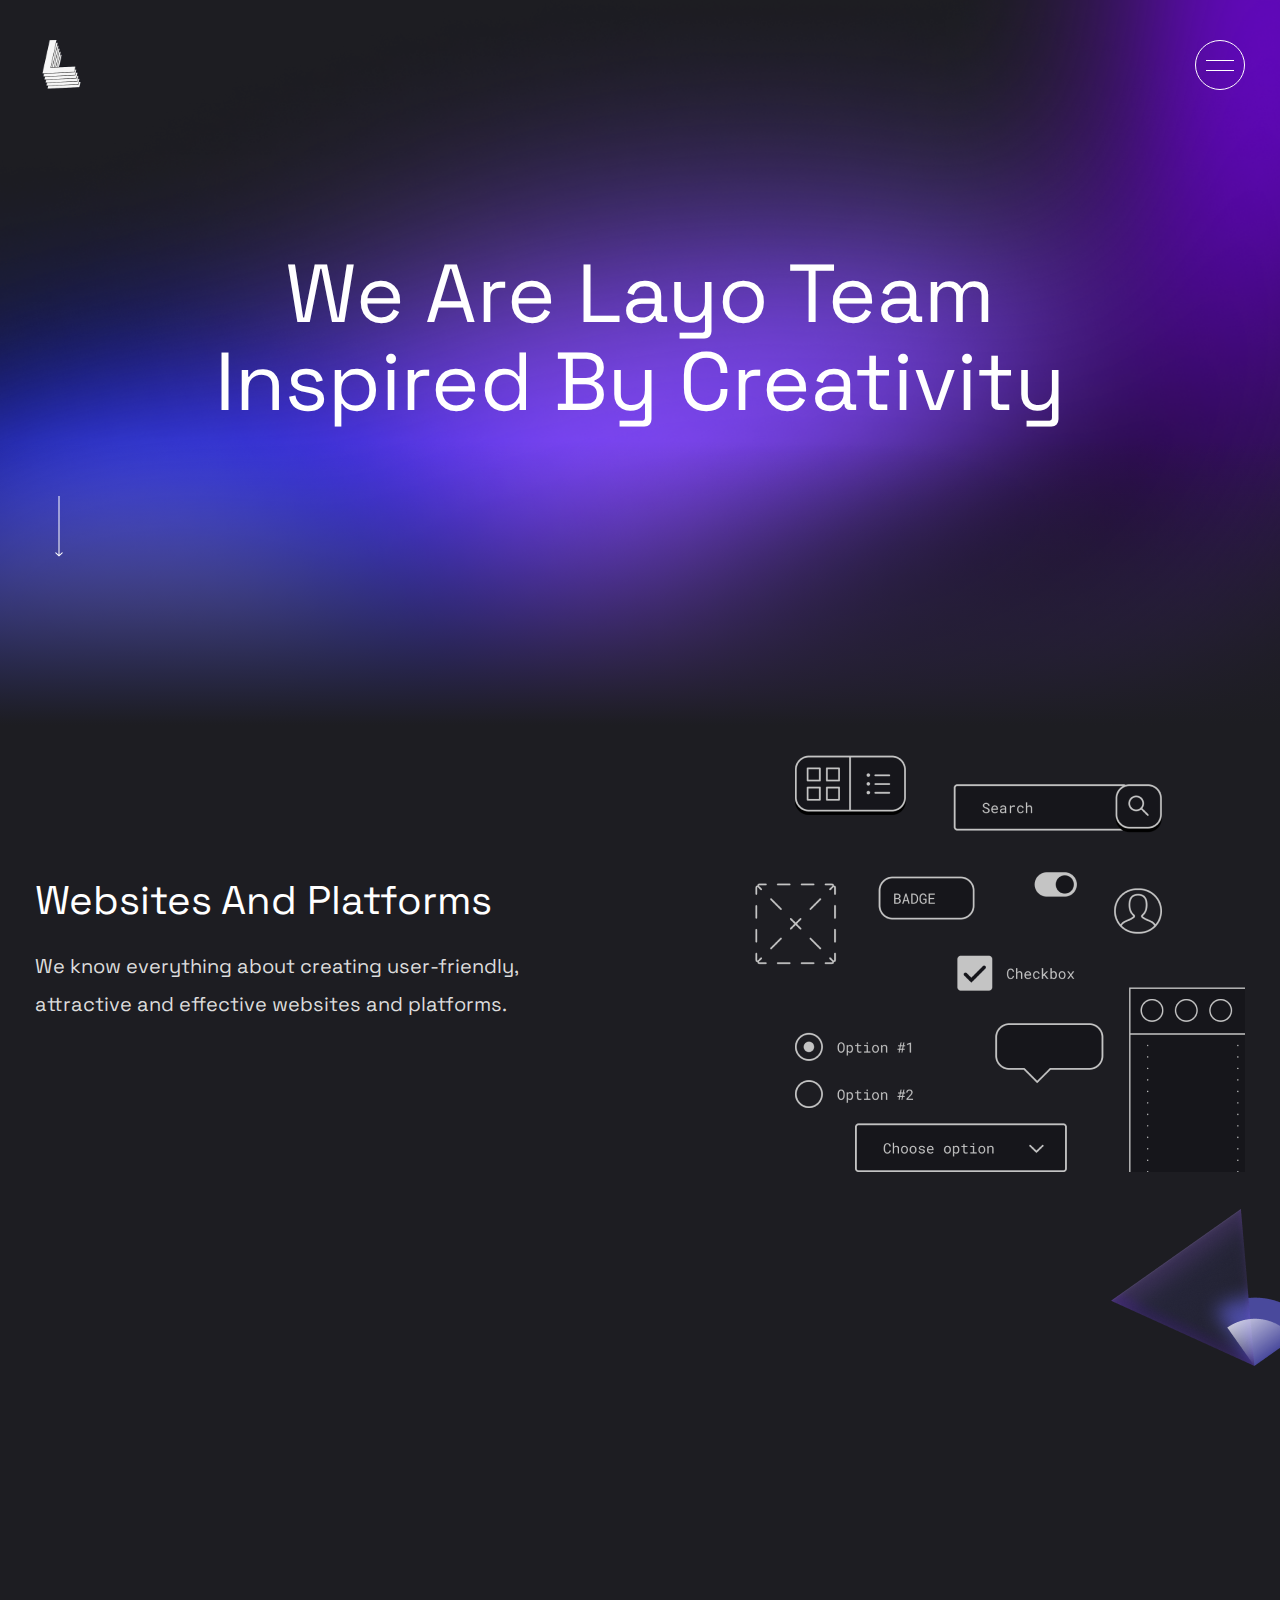
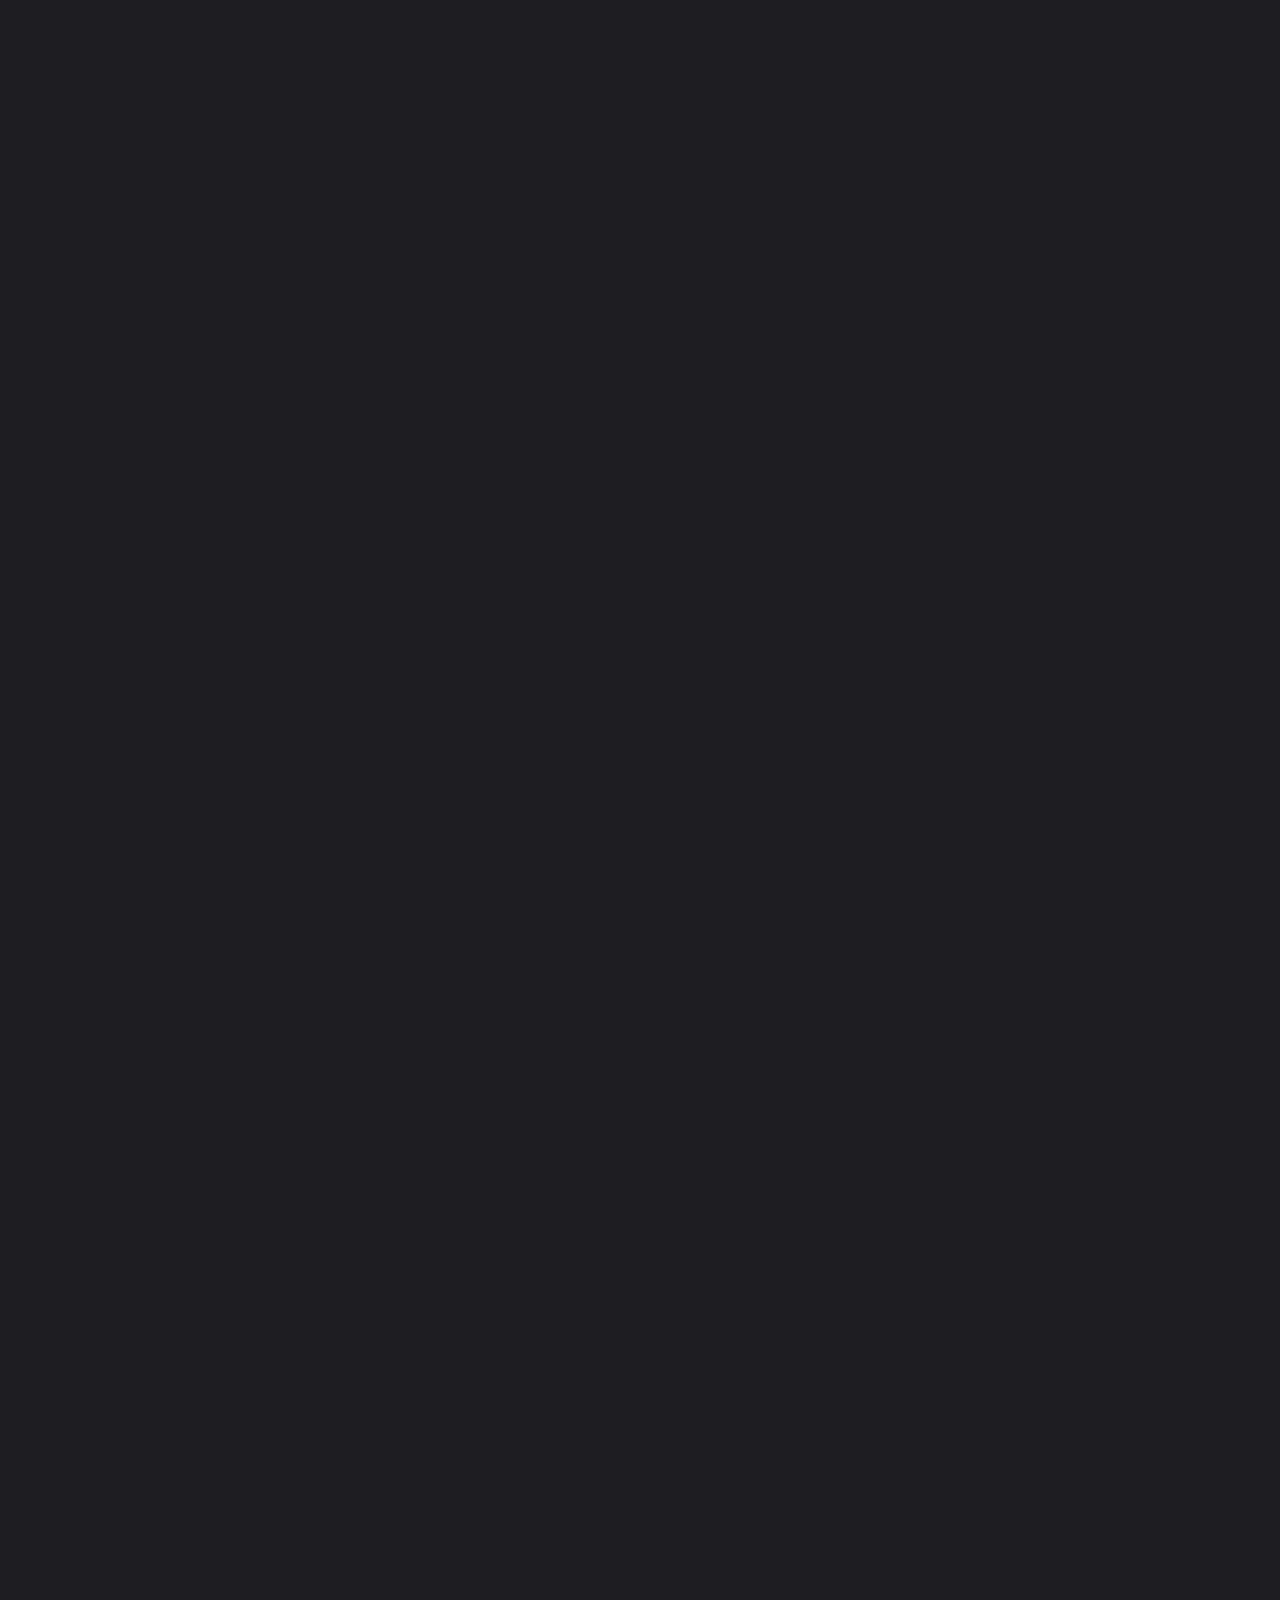
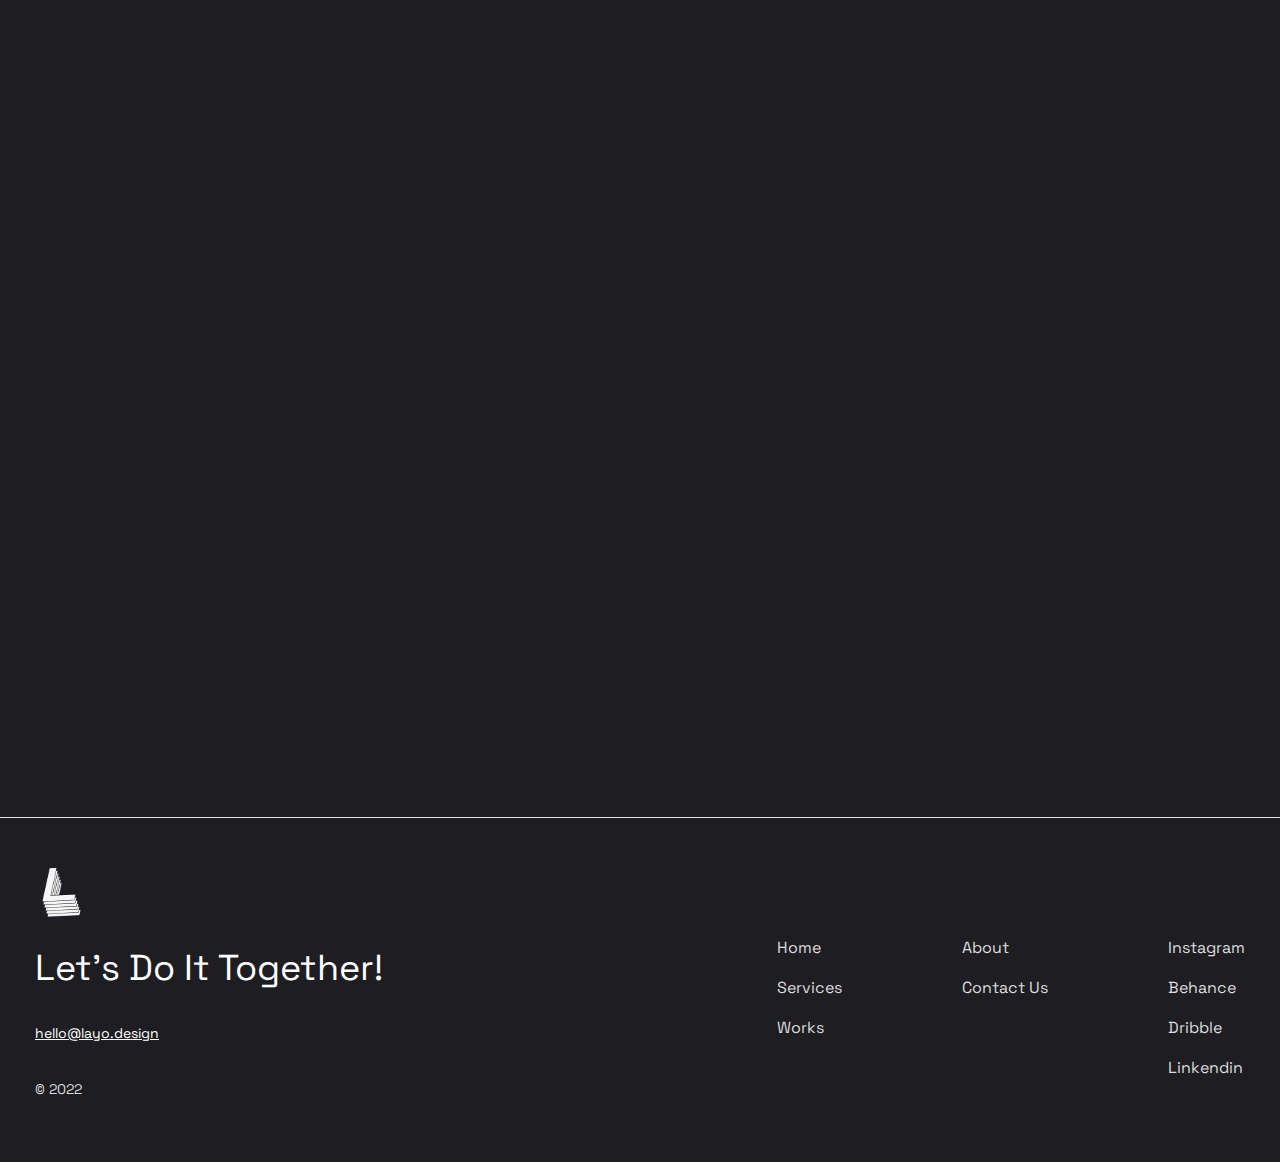
<file: services.html>
<!DOCTYPE html>
<html lang="ru">

<head>

	<meta charset="utf-8">

	<title>Layo</title>
	<meta name="description" content="Ayo">

	<meta name="viewport" content="width=device-width">

	<link rel="icon" href="img/logo.svg">

	<link rel="stylesheet" href="css/main.min.css">
	
</head>

<body>

	<header class="header header--services">
		<div class="container">
			<div class="header_top">
				<a href="home.html" class="header_logo">
					<img src="./img/logo.svg" alt="">
				</a>
				<div class="header_burger burger">
					<span class="burger-line top-line"></span>
					<span class="burger-line bottom-line"></span>
				</div>
			</div>
			<div class="header_bottom col-xl-9">
				<div class="header_title text-center">
					We are layo team inspired by creativity
				</div>
			</div>
			<div class="header_scroll container">
				<a href="#firstsection" class="js-scroll">
					<img src="./img/scrollarrow.svg" alt="">
				</a>
			</div>
			<div class="header_menu">
				<div class="col-xl-4 col-lg-2 col-12 d-none d-lg-block header_menu-left header_menu-wrapper">
					<div class="header_menu-glass">
						<img src="./img/headerglass.svg" alt="">
					</div>
				</div>
				<ul class="col-xl-4 col-lg-5 col-12 header_menu-middle header_menu-wrapper">
					<li class="header_menu-item">
						<a href="home.html" class="header_menu-link">
							Home
						</a>
					</li>
					<li class="header_menu-item">
						<a href="services.html" class="header_menu-link">
							Services
						</a>
					</li>
					<li class="header_menu-item">
						<a href="works.html" class="header_menu-link">
							Works
						</a>
					</li>
					<li class="header_menu-item">
						<a href="about.html" class="header_menu-link">
							About
						</a>
					</li>
					<li class="header_menu-item">
						<a href="contact.html" class="header_menu-link">
							Contact us
						</a>
					</li>
					<div class="header_menu-circmini mouse-parallax">
						<img src="./img/parallaxcircle.png" alt="">
					</div>
				</ul>
				<div class="col-xl-4 col-lg-5 col-12 header_menu-right header_menu-wrapper">
					<div class="header_menu-title">
						Let’s do it together!
					</div>
					<a href="mailto:hello@layo.design" class="header_menu-mail">
						hello@layo.design
					</a>
					<div class="header_menu-socials">
						<a href="https://www.instagram.com/layo_design/" class="header_menu-social" target="_blank">
							Instagram
						</a>
						<a href="https://www.behance.net/layodesign" class="header_menu-social" target="_blank">
							Behance
						</a>
						<a href="https://dribbble.com/layodesign" class="header_menu-social" target="_blank">
							Dribble
						</a>
						<a href="https://www.linkedin.com/company/layo/" class="header_menu-social" target="_blank">
							Linkedin
						</a>
					</div>
					<div class="header_menu-circ">
						<img src="./img/parallaxcircle.png" alt="">
					</div>
				</div>
			</div>
		</div>
	</header>

	<section class="section services wow animated" data-wow-delay="300ms" style="animation-name: fadeInUp;">
		<div class="services_parallax" id="par1">
			<img src="./img/parallaxtriangle2.png" alt="" class="mouse-parallax2">
		</div>
		<div class="container">
			<div class="row">
				<div class="col-lg-6">
					<div class="services_left">
						<div class="services_title">
							Websites and Platforms
						</div>
						<div class="services_desc">
							We know everything about creating user-friendly, attractive and effective websites and platforms.
						</div>
					</div>
				</div>
				<div class="col-lg-6">
					<div class="services_image">
						<img src="./img/services.png" alt="">
					</div>
				</div>
			</div>
		</div>
	</section>

	<section class="section services services--reverse wow animated" data-wow-delay="300ms" style="animation-name: fadeInUp;">
		<div class="container">
			<div class="row">
				<div class="col-lg-6">
					<div class="services_image">
						<img src="./img/services2.png" alt="">
					</div>
				</div>
				<div class="col-lg-6">
					<div class="services_left">
						<div class="services_title">
							Mobile Application
						</div>
						<div class="services_desc">
							Application design is a separate line of work in which you need to combine simplicity, functionality and brightness.
						</div>
					</div>
				</div>
			</div>
		</div>
	</section>

	<section class="section services wow animated" data-wow-delay="300ms" style="animation-name: fadeInUp;">
		<div class="services_parallax" id="par2">
			<img src="./img/parallaxcircle.png" alt="" class="mouse-parallax2">
		</div>
		<div class="container">
			<div class="row">
				<div class="col-lg-6">
					<div class="services_left">
						<div class="services_title">
							Branding & Identity
						</div>
						<div class="services_desc">
							Branding & Identity requires a particular sense of brand, style and skills to express its mood and value.
						</div>
					</div>
				</div>
				<div class="col-lg-6">
					<div class="services_image">
						<img src="./img/services3.png" alt="">
					</div>
				</div>
			</div>
		</div>
	</section>

	<section class="section info wow animated" data-wow-delay="300ms" style="animation-name: fadeInUp;">
		<div class="container">
			<div class="info_item">
				<div class="info_item-top">
					<div class="info_item-title">
						UI/UX
					</div>
					<div class="info_item-arrow">
						<svg width="34" height="34" viewBox="0 0 34 34" fill="none" xmlns="http://www.w3.org/2000/svg">
							<path d="M16.9987 11.9974L23.6654 18.6641H10.332L16.9987 11.9974ZM16.9987 0.330727C14.6931 0.330727 12.5265 0.768505 10.4987 1.64406C8.47092 2.51851 6.70703 3.70573 5.20703 5.20573C3.70703 6.70573 2.51981 8.46962 1.64536 10.4974C0.769809 12.5252 0.332031 14.6918 0.332031 16.9974C0.332031 19.303 0.769809 21.4696 1.64536 23.4974C2.51981 25.5252 3.70703 27.2891 5.20703 28.7891C6.70703 30.2891 8.47092 31.4768 10.4987 32.3524C12.5265 33.2268 14.6931 33.6641 16.9987 33.6641C19.3043 33.6641 21.4709 33.2268 23.4987 32.3524C25.5265 31.4768 27.2904 30.2891 28.7904 28.7891C30.2904 27.2891 31.4776 25.5252 32.352 23.4974C33.2276 21.4696 33.6654 19.303 33.6654 16.9974C33.6654 14.6918 33.2276 12.5252 32.352 10.4974C31.4776 8.46962 30.2904 6.70573 28.7904 5.20573C27.2904 3.70573 25.5265 2.51851 23.4987 1.64406C21.4709 0.768505 19.3043 0.330727 16.9987 0.330727Z" fill="url(#paint0_linear_790_3408)"/>
							<defs>
							<linearGradient id="paint0_linear_790_3408" x1="-0.000976552" y1="33.998" x2="33.999" y2="-0.00195338" gradientUnits="userSpaceOnUse">
							<stop stop-color="#6767EF"/>
							<stop offset="1" stop-color="white"/>
							</linearGradient>
							</defs>
						</svg>							
					</div>
				</div>
				<div class="info_item-text">
					We are web design studio who reveals the beauty of product Sed ut perspiciatis unde omnis iste natus error and ect.  Sed ut ueuueueu perspiciatis unde.
				</div>
			</div>
			<div class="info_item">
				<div class="info_item-top">
					<div class="info_item-title">
						Motion
					</div>
					<div class="info_item-arrow">
						<svg width="34" height="34" viewBox="0 0 34 34" fill="none" xmlns="http://www.w3.org/2000/svg">
							<path d="M16.9987 11.9974L23.6654 18.6641H10.332L16.9987 11.9974ZM16.9987 0.330727C14.6931 0.330727 12.5265 0.768505 10.4987 1.64406C8.47092 2.51851 6.70703 3.70573 5.20703 5.20573C3.70703 6.70573 2.51981 8.46962 1.64536 10.4974C0.769809 12.5252 0.332031 14.6918 0.332031 16.9974C0.332031 19.303 0.769809 21.4696 1.64536 23.4974C2.51981 25.5252 3.70703 27.2891 5.20703 28.7891C6.70703 30.2891 8.47092 31.4768 10.4987 32.3524C12.5265 33.2268 14.6931 33.6641 16.9987 33.6641C19.3043 33.6641 21.4709 33.2268 23.4987 32.3524C25.5265 31.4768 27.2904 30.2891 28.7904 28.7891C30.2904 27.2891 31.4776 25.5252 32.352 23.4974C33.2276 21.4696 33.6654 19.303 33.6654 16.9974C33.6654 14.6918 33.2276 12.5252 32.352 10.4974C31.4776 8.46962 30.2904 6.70573 28.7904 5.20573C27.2904 3.70573 25.5265 2.51851 23.4987 1.64406C21.4709 0.768505 19.3043 0.330727 16.9987 0.330727Z" fill="url(#paint0_linear_790_3408)"/>
							<defs>
							<linearGradient id="paint0_linear_790_3408" x1="-0.000976552" y1="33.998" x2="33.999" y2="-0.00195338" gradientUnits="userSpaceOnUse">
							<stop stop-color="#6767EF"/>
							<stop offset="1" stop-color="white"/>
							</linearGradient>
							</defs>
						</svg>	
					</div>
				</div>
				<div class="info_item-text">
					We are web design studio who reveals the beauty of product Sed ut perspiciatis unde omnis iste natus error and ect.  Sed ut ueuueueu perspiciatis unde.
				</div>
			</div>
			<div class="info_item">
				<div class="info_item-top">
					<div class="info_item-title">
						Logo & Brandbook
					</div>
					<div class="info_item-arrow">
						<svg width="34" height="34" viewBox="0 0 34 34" fill="none" xmlns="http://www.w3.org/2000/svg">
							<path d="M16.9987 11.9974L23.6654 18.6641H10.332L16.9987 11.9974ZM16.9987 0.330727C14.6931 0.330727 12.5265 0.768505 10.4987 1.64406C8.47092 2.51851 6.70703 3.70573 5.20703 5.20573C3.70703 6.70573 2.51981 8.46962 1.64536 10.4974C0.769809 12.5252 0.332031 14.6918 0.332031 16.9974C0.332031 19.303 0.769809 21.4696 1.64536 23.4974C2.51981 25.5252 3.70703 27.2891 5.20703 28.7891C6.70703 30.2891 8.47092 31.4768 10.4987 32.3524C12.5265 33.2268 14.6931 33.6641 16.9987 33.6641C19.3043 33.6641 21.4709 33.2268 23.4987 32.3524C25.5265 31.4768 27.2904 30.2891 28.7904 28.7891C30.2904 27.2891 31.4776 25.5252 32.352 23.4974C33.2276 21.4696 33.6654 19.303 33.6654 16.9974C33.6654 14.6918 33.2276 12.5252 32.352 10.4974C31.4776 8.46962 30.2904 6.70573 28.7904 5.20573C27.2904 3.70573 25.5265 2.51851 23.4987 1.64406C21.4709 0.768505 19.3043 0.330727 16.9987 0.330727Z" fill="url(#paint0_linear_790_3408)"/>
							<defs>
							<linearGradient id="paint0_linear_790_3408" x1="-0.000976552" y1="33.998" x2="33.999" y2="-0.00195338" gradientUnits="userSpaceOnUse">
							<stop stop-color="#6767EF"/>
							<stop offset="1" stop-color="white"/>
							</linearGradient>
							</defs>
						</svg>	
					</div>
				</div>
				<div class="info_item-text">
					We are web design studio who reveals the beauty of product Sed ut perspiciatis unde omnis iste natus error and ect.  Sed ut ueuueueu perspiciatis unde.
				</div>
			</div>
		</div>
	</section>

	<section class="section send send--services wow animated" data-wow-delay="300ms" style="animation-name: fadeInUp;">
		<div class="send_parallax" id="par1">
			<img src="./img/parallaxhalfcircle.png" alt="" class="mouse-parallax">
		</div>
		<div class="container">
			<div class="row">
				<div class="col-md-6">
					<div class="send_title">
						Have a project? Drop us a line.
					</div>
				</div>
				<div class="col-md-6">
					<form action="" class="send_form">
						<div class="send_form-input">
							<input type="text" placeholder="Name" required>
						</div>
						<div class="send_form-input">
							<input type="email" placeholder="Email" required>
						</div>
						<div class="send_form-input">
							<input type="text" placeholder="Tell Us About Your Project...">
						</div>
						<div class="send_form-button">
							<button type="submit" class="btn btn_primary">
								<span>Send request</span>
								<img src="./img/upright.svg" alt="">
							</button>
						</div>
					</form>
				</div>
			</div>
		</div>
	</section>

	<footer class="footer">
		<div class="container">
			<div class="row">
				<div class="col-12">
					<a href="home.html" class="footer_logo">
						<img src="./img/logo.svg" alt="">
					</a>
				</div>
				<div class="col-lg-6 col-md-7">
					<div class="footer_left">
						<div class="footer_title">
							Let’s do it together!
						</div>
						<a href="mailto:hello@layo.design" class="footer_mail">
							hello@layo.design
						</a>
					</div>
				</div>
				<div class="col-lg-6 col-md-5">
					<div class="footer_right">
						<div class="footer_nav">
							<div class="footer_nav-item">
								<a href="home.html" class="footer_link">
									Home
								</a>
								<a href="services.html" class="footer_link">
									Services
								</a>
								<a href="works.html" class="footer_link">
									Works
								</a>
							</div>
							<div class="footer_nav-item">
								<a href="about.html" class="footer_link">
									About
								</a>
								<a href="contact.html" class="footer_link">
									Contact Us
								</a>
							</div>
						</div>
						<div class="footer_socials">
							<a href="https://www.instagram.com/layo_design/" class="footer_link" target="_blank">
								Instagram
							</a>
							<a href="https://www.behance.net/layodesign" class="footer_link" target="_blank">
								Behance
							</a>
							<a href="https://dribbble.com/layodesign" class="footer_link" target="_blank">
								Dribble
							</a>
							<a href="https://www.linkedin.com/company/layo/" class="footer_link" target="_blank">
								Linkendin
							</a>
						</div>
					</div>
				</div>
			</div>
			<div class="footer_copy">
				© 2022
			</div>
		</div>
	</footer>

	<script src="js/scripts.min.js"></script>

</body>
</html>
</file>
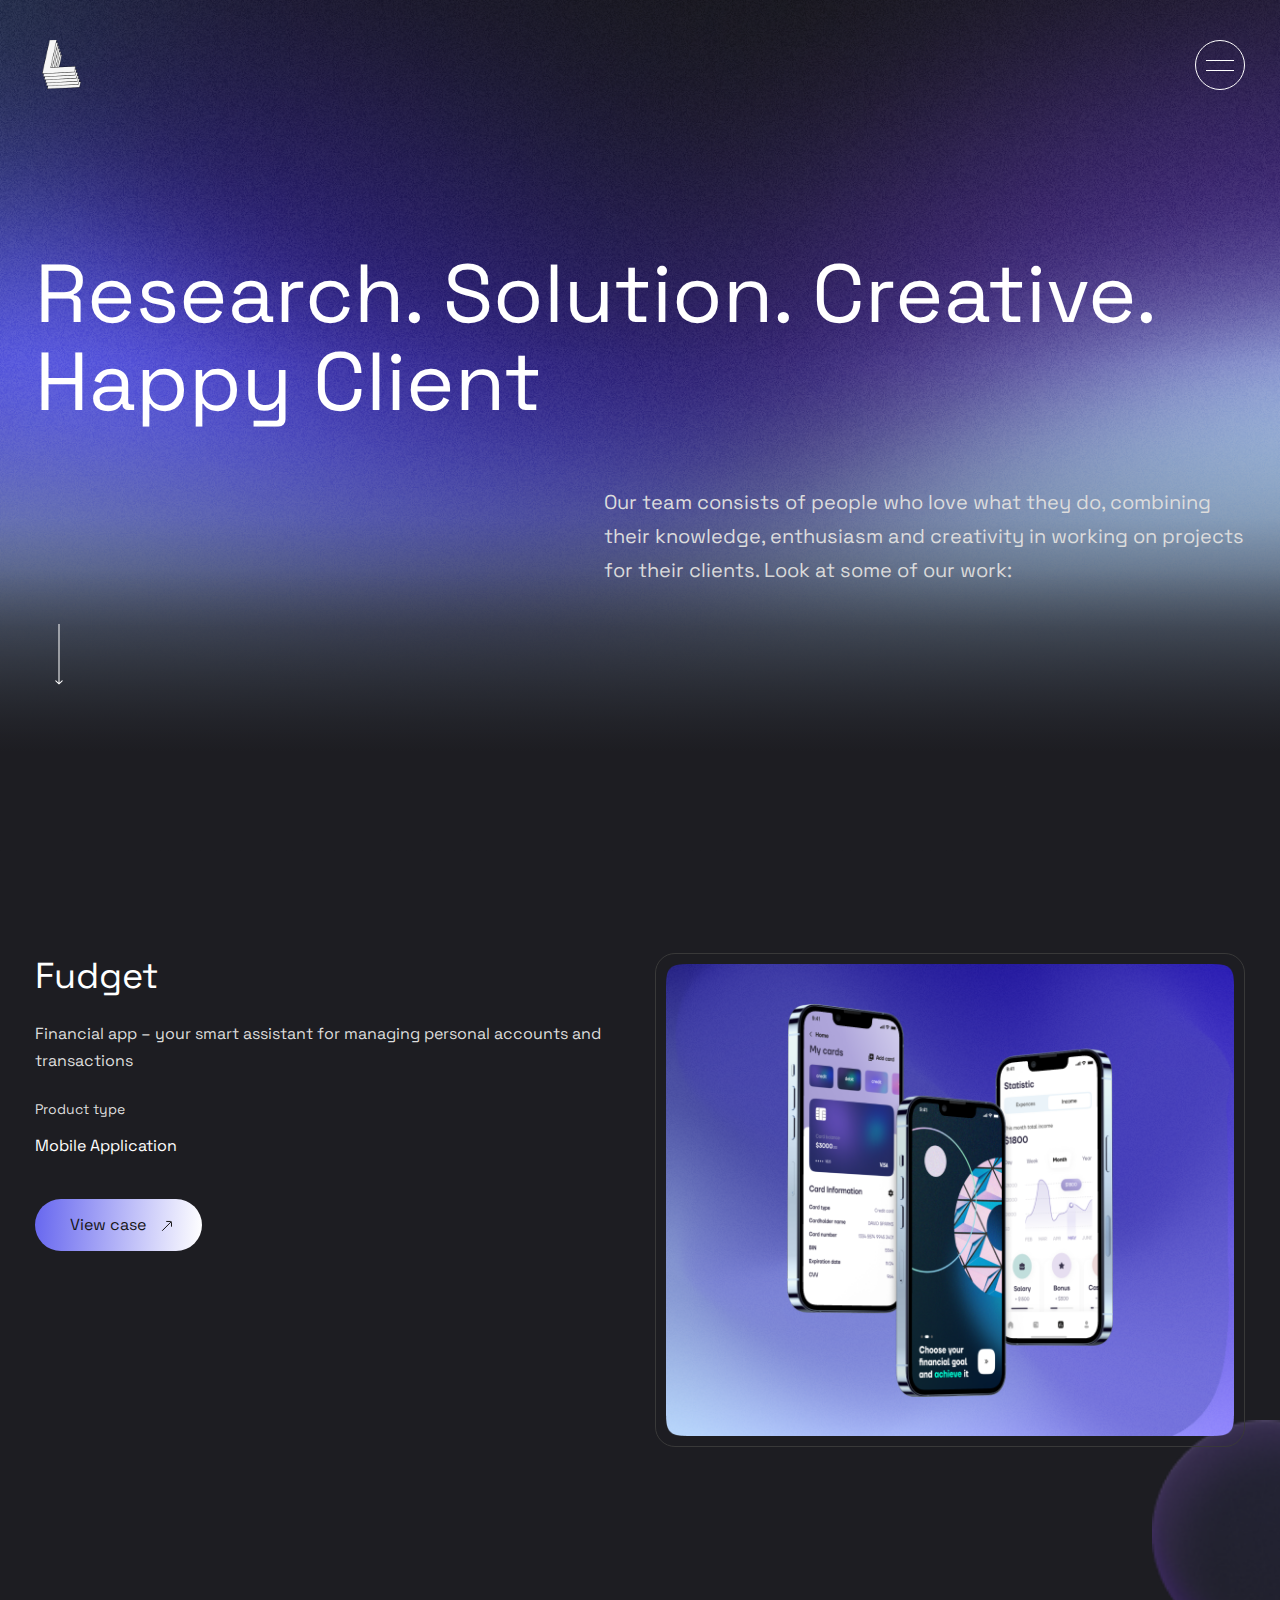
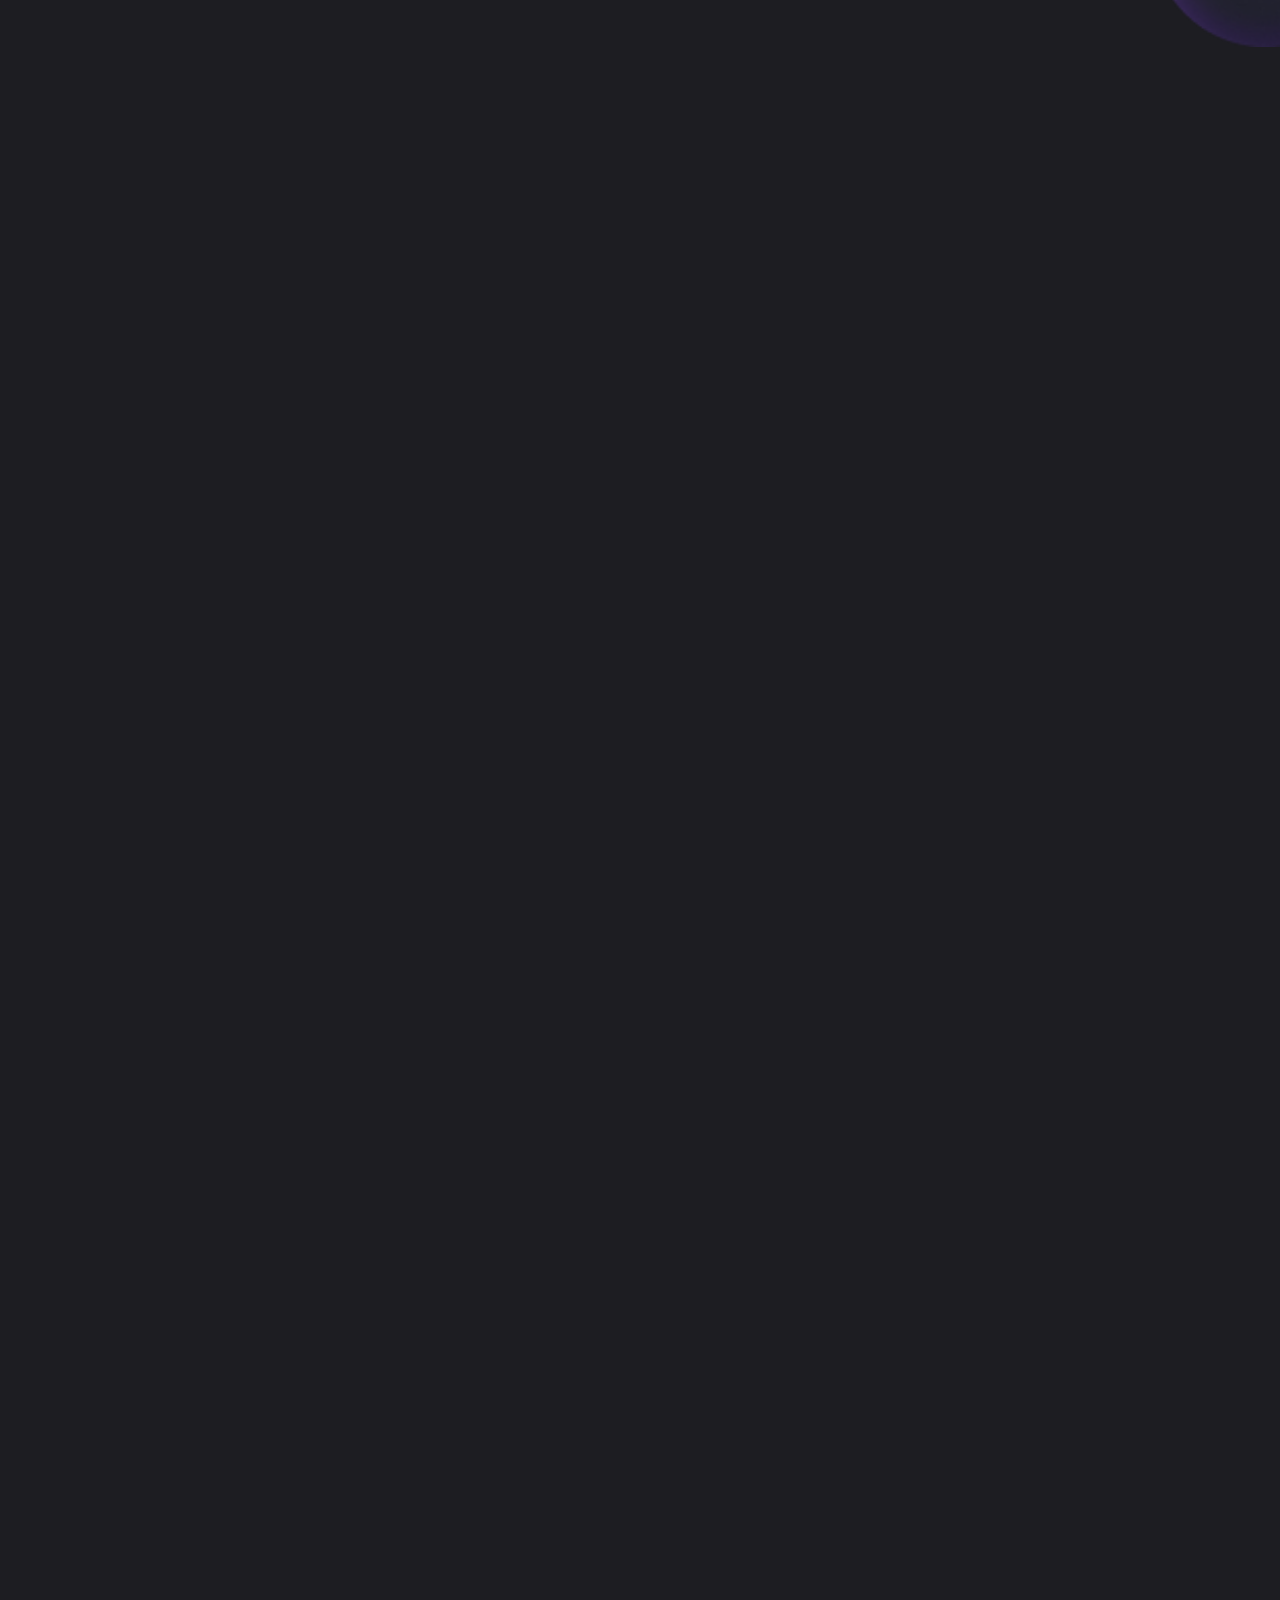
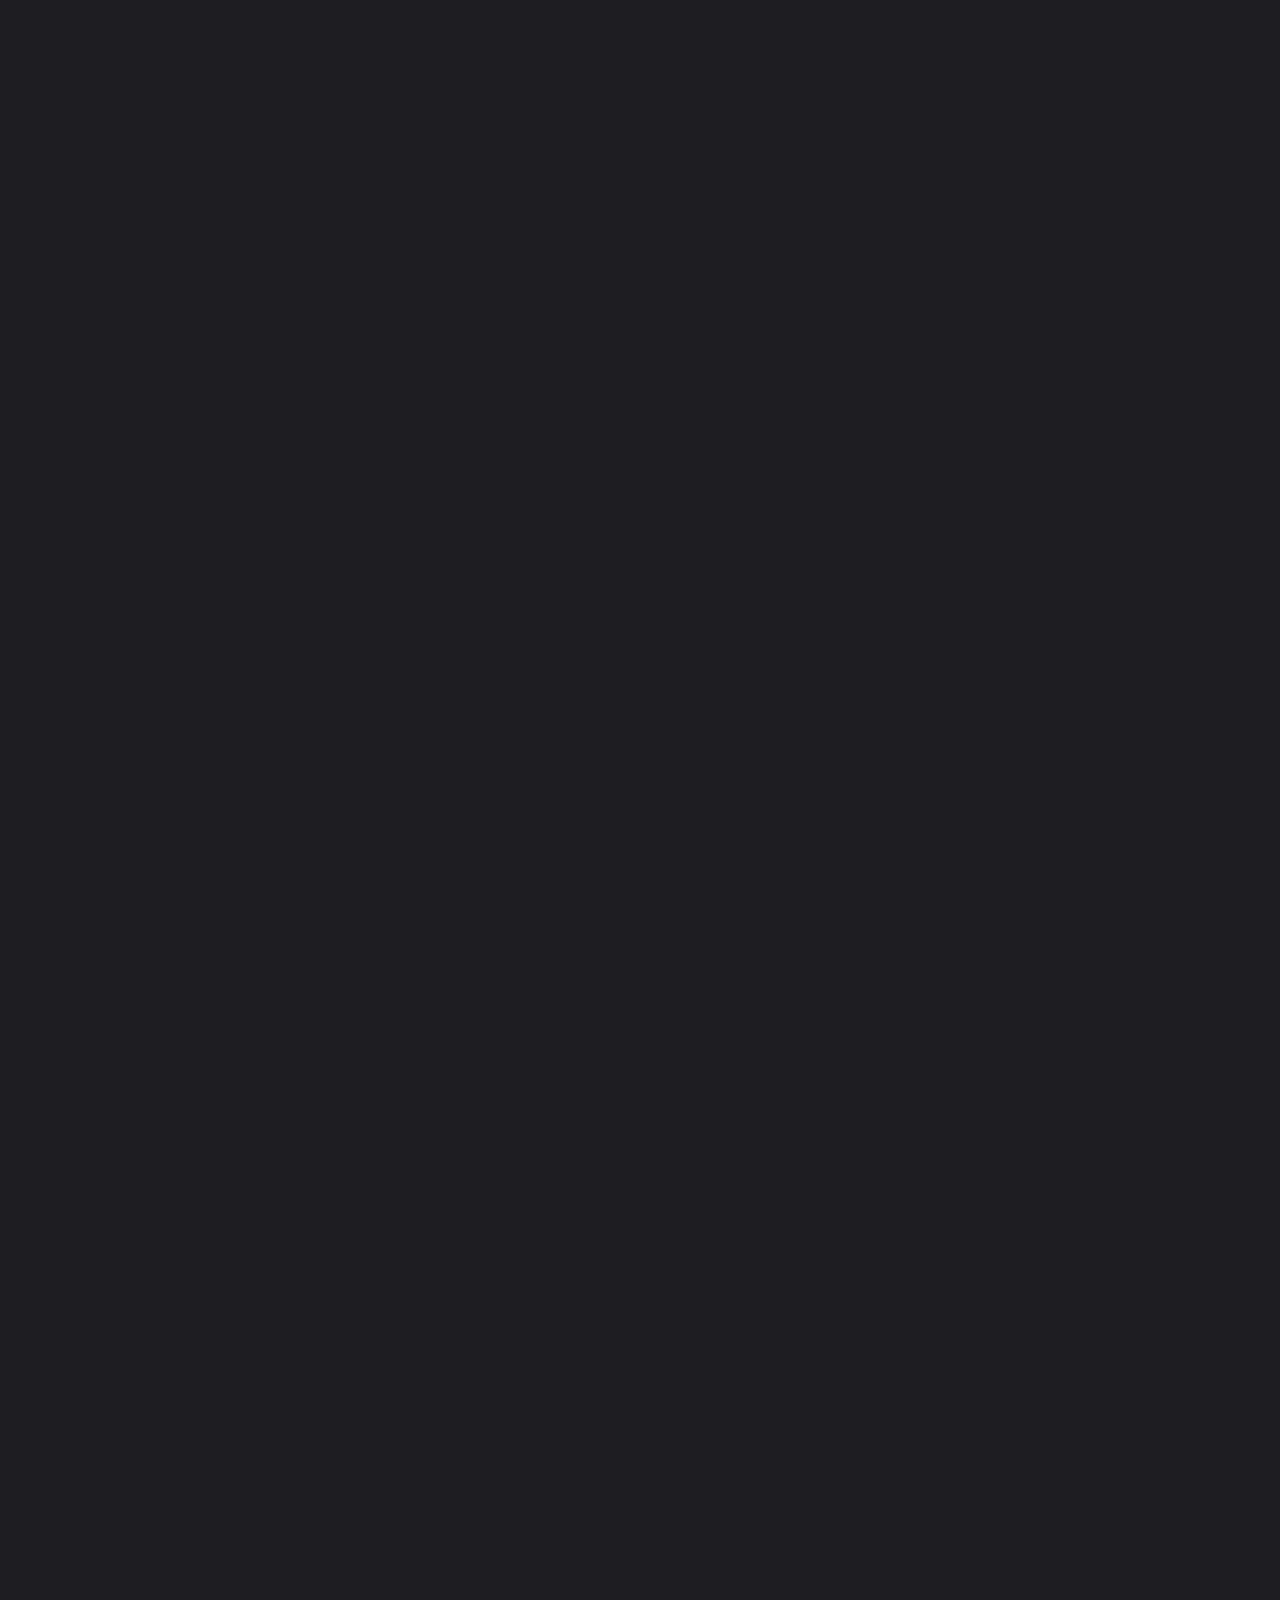
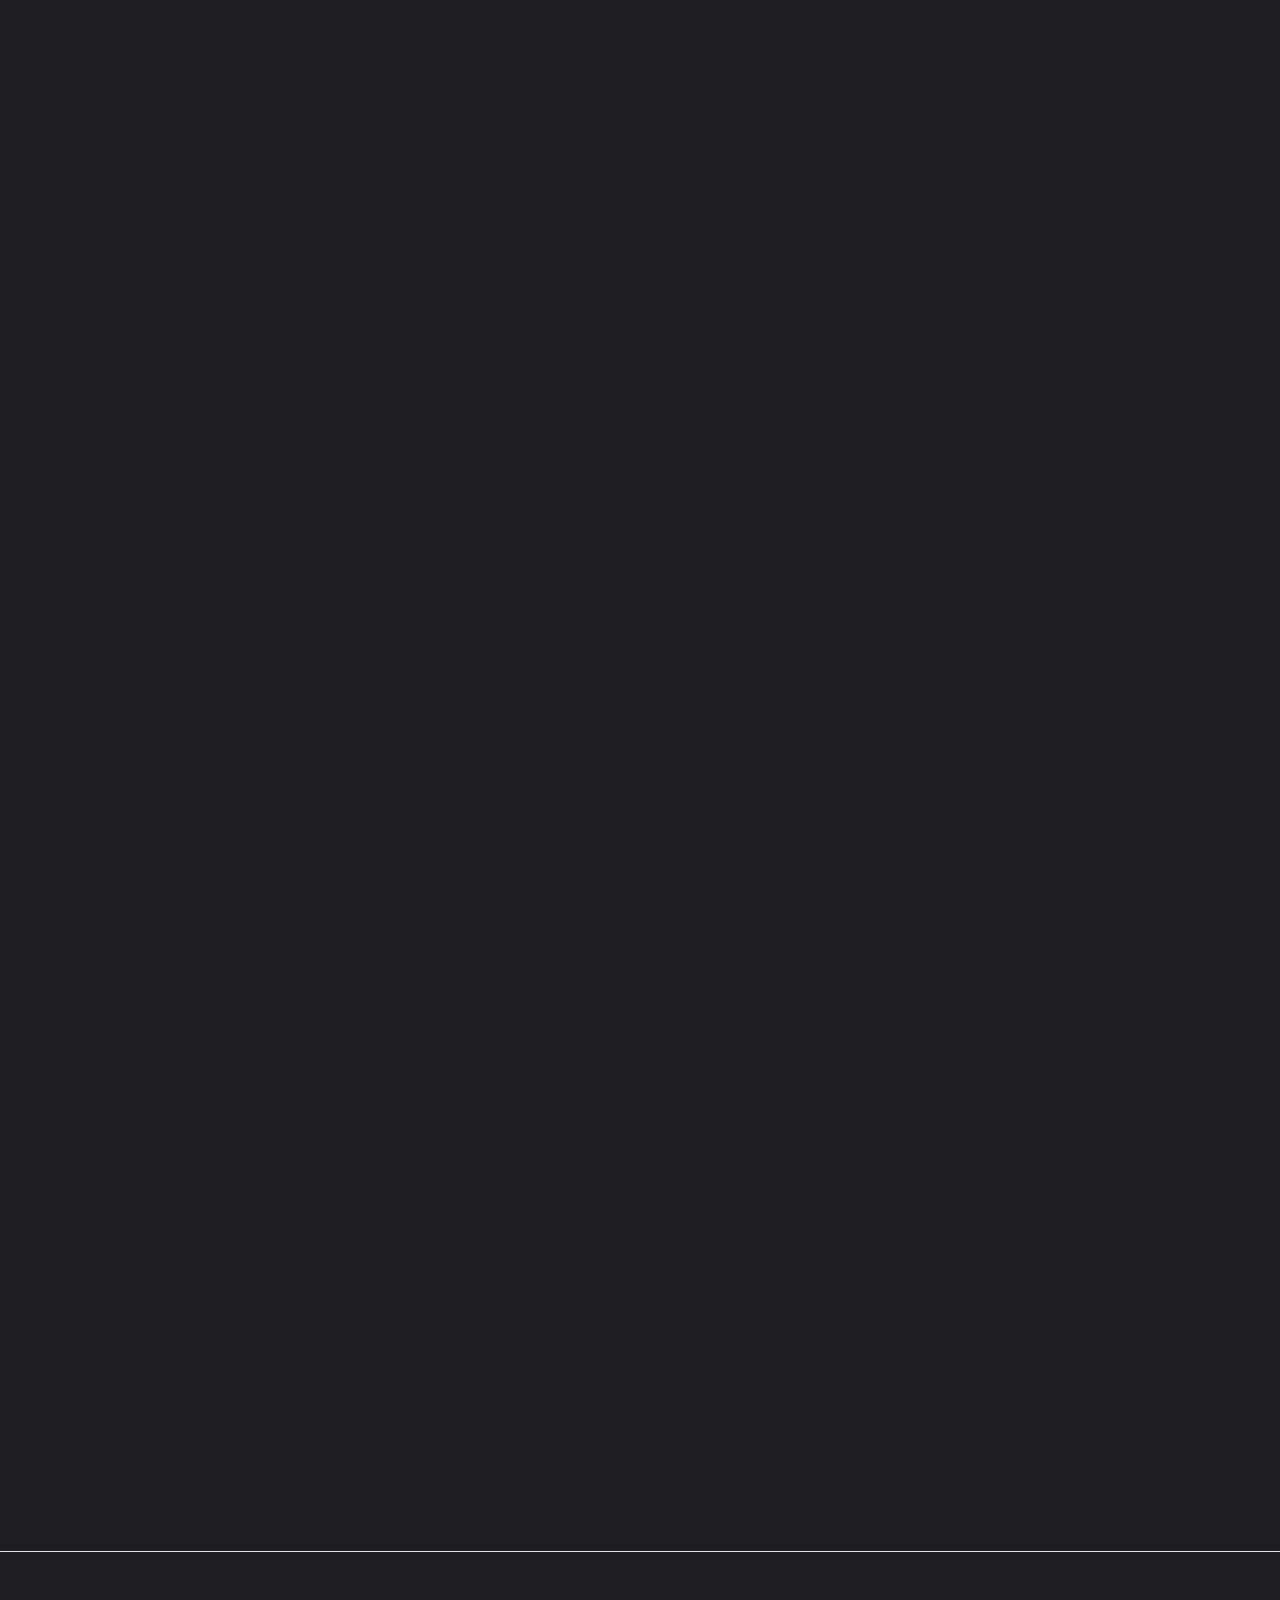
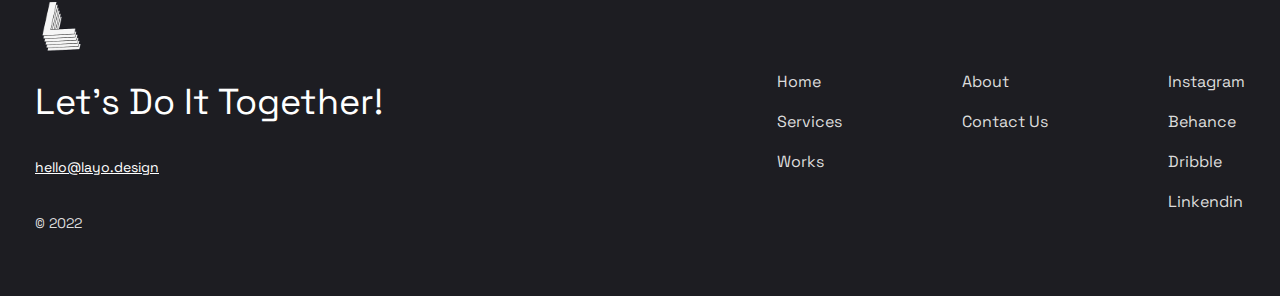
<file: works.html>
<!DOCTYPE html>
<html lang="ru">

<head>

	<meta charset="utf-8">

	<title>Layo</title>
	<meta name="description" content="Ayo">

	<meta name="viewport" content="width=device-width">

	<link rel="icon" href="img/logo.svg">

	<link rel="stylesheet" href="css/main.min.css">
	
</head>

<body>

	<header class="header header--works">
		<div class="container">
			<div class="header_top">
				<a href="home.html" class="header_logo">
					<img src="./img/logo.svg" alt="">
				</a>
				<div class="header_burger burger">
					<span class="burger-line top-line"></span>
					<span class="burger-line bottom-line"></span>
				</div>
			</div>
			<div class="header_wrapper">
				<div class="header_title">
					Research. Solution. Creative. Happy client
				</div>
				<div class="header_desc">
					Our team consists of people who love what they do, combining their knowledge, enthusiasm and creativity in working on projects for their clients. Look at some of our work:
				</div>
			</div>
			<div class="header_scroll container">
				<a href="#firstsection" class="js-scroll">
					<img src="./img/scrollarrow.svg" alt="">
				</a>
			</div>
			<div class="header_menu">
				<div class="col-xl-4 col-lg-2 col-12 d-none d-lg-block header_menu-left header_menu-wrapper">
					<div class="header_menu-glass">
						<img src="./img/headerglass.svg" alt="">
					</div>
				</div>
				<ul class="col-xl-4 col-lg-5 col-12 header_menu-middle header_menu-wrapper">
					<li class="header_menu-item">
						<a href="home.html" class="header_menu-link">
							Home
						</a>
					</li>
					<li class="header_menu-item">
						<a href="services.html" class="header_menu-link">
							Services
						</a>
					</li>
					<li class="header_menu-item">
						<a href="works.html" class="header_menu-link">
							Works
						</a>
					</li>
					<li class="header_menu-item">
						<a href="about.html" class="header_menu-link">
							About
						</a>
					</li>
					<li class="header_menu-item">
						<a href="contact.html" class="header_menu-link">
							Contact us
						</a>
					</li>
					<div class="header_menu-circmini mouse-parallax">
						<img src="./img/parallaxcircle.png" alt="">
					</div>
				</ul>
				<div class="col-xl-4 col-lg-5 col-12 header_menu-right header_menu-wrapper">
					<div class="header_menu-title">
						Let’s do it together!
					</div>
					<a href="mailto:hello@layo.design" class="header_menu-mail">
						hello@layo.design
					</a>
					<div class="header_menu-socials">
						<a href="https://www.instagram.com/layo_design/" class="header_menu-social" target="_blank">
							Instagram
						</a>
						<a href="https://www.behance.net/layodesign" class="header_menu-social" target="_blank">
							Behance
						</a>
						<a href="https://dribbble.com/layodesign" class="header_menu-social" target="_blank">
							Dribble
						</a>
						<a href="https://www.linkedin.com/company/layo/" class="header_menu-social" target="_blank">
							Linkedin
						</a>
					</div>
					<div class="header_menu-circ">
						<img src="./img/parallaxcircle.png" alt="">
					</div>
				</div>
			</div>
		</div>
	</header>

	<section class="section primary wow animated" data-wow-delay="300ms" style="animation-name: fadeInUp;" id="firstsection">
		<div class="primary_bgimg mouse-parallax2" id="par6">
			<img src="./img/parallaxcircle.png" alt="">
		</div>
		<div class="container">
			<div class="row">
				<div class="col-md-6">
					<div class="primary_wrapper">
						<div class="primary_name">
							Fudget
						</div>
						<div class="primary_desc">
							<p>Financial app – your smart assistant for managing personal accounts and transactions</p>
							<span>Product type</span>
							<a href="">Mobile Application</a>
						</div>
						<div class="primary_button">
							<a href="" class="btn btn_primary">
								<span>View case</span>
								<img src="./img/upright.svg" alt="">
							</a>
						</div>
					</div>
				</div>
				<div class="col-md-6">
					<div class="primary_image">
						<img src="./img/primary.png" alt="">
						<div class="primary_image-item">
							<img src="./img/iphone.png" alt="">
						</div>
					</div>
				</div>
			</div>
		</div>
	</section>

	<section class="section primary primary--reverse wow animated" data-wow-delay="300ms" style="animation-name: fadeInUp;">
		<div class="primary_bgimg mouse-parallax2" id="par5">
			<img src="./img/parallaxcircle.png" alt="">
		</div>
		<div class="primary_bgimg mouse-parallax" id="par7">
			<img src="./img/parallaxhalfcircle.png" alt="">
		</div>
		<div class="container">
			<div class="row">
				<div class="col-md-6">
					<div class="primary_image">
						<img src="./img/primary.png" alt="">
						<div class="primary_image-item">
							<img src="./img/ipadmini.png" alt="">
						</div>
					</div>
				</div>
				<div class="col-md-6">
					<div class="primary_wrapper">
						<div class="primary_name">
							Datum
						</div>
						<div class="primary_desc">
							<p>Company helping hardware manufacturers bring products to market faster by creating a perfectly efficient supply chain</p>
							<span>Product type</span>
							<a href="">Mobile Application</a>
						</div>
						<div class="primary_button">
							<a href="" class="btn btn_primary">
								<span>View case</span>
								<img src="./img/upright.svg" alt="">
							</a>
						</div>
					</div>
				</div>
			</div>
		</div>
	</section>

	<section class="section primary wow animated" data-wow-delay="300ms" style="animation-name: fadeInUp;">
		
		<div class="container">
			<div class="row">
				<div class="col-md-6">
					<div class="primary_wrapper">
						<div class="primary_name">
							Fandem
						</div>
						<div class="primary_desc">
							<p>Designing and building NFT marketplaces for sports and entertainment organizations</p>
							<span>Product type</span>
							<a href="">Mobile Application</a>
						</div>
						<div class="primary_button">
							<a href="" class="btn btn_primary">
								<span>View case</span>
								<img src="./img/upright.svg" alt="">
							</a>
						</div>
					</div>
				</div>
				<div class="col-md-6">
					<div class="primary_image">
						<img src="./img/primary.png" alt="">
						<div class="primary_image-item">
							<img src="./img/iphone.png" alt="">
						</div>
					</div>
				</div>
			</div>
		</div>
	</section>

	<section class="section primary primary--reverse wow animated" data-wow-delay="300ms" style="animation-name: fadeInUp;">
		<div class="primary_bgimg mouse-parallax" id="par8">
			<img src="./img/parallaxcircle.png" alt="">
		</div>
		<div class="primary_bgimg mouse-parallax2" id="par9">
			<img src="./img/parallaxcircle.png" alt="">
		</div>
		<div class="container">
			<div class="row">
				<div class="col-md-6">
					<div class="primary_image">
						<img src="./img/primary.png" alt="">
						<div class="primary_image-item">
							<img src="./img/ipadmini.png" alt="">
						</div>
					</div>
				</div>
				<div class="col-md-6">
					<div class="primary_wrapper">
						<div class="primary_name">
							Datum
						</div>
						<div class="primary_desc">
							<p>Company helping hardware manufacturers bring products to market faster by creating a perfectly efficient supply chain</p>
							<span>Product type</span>
							<a href="">Mobile Application</a>
						</div>
						<div class="primary_button">
							<a href="" class="btn btn_primary">
								<span>View case</span>
								<img src="./img/upright.svg" alt="">
							</a>
						</div>
					</div>
				</div>
			</div>
		</div>
	</section>

	<section class="section primary wow animated" data-wow-delay="300ms" style="animation-name: fadeInUp;">
		<div class="container">
			<div class="row">
				<div class="col-md-6">
					<div class="primary_wrapper">
						<div class="primary_name">
							Fandem
						</div>
						<div class="primary_desc">
							<p>Designing and building NFT marketplaces for sports and entertainment organizations</p>
							<span>Product type</span>
							<a href="">Mobile Application</a>
						</div>
						<div class="primary_button">
							<a href="" class="btn btn_primary">
								<span>View case</span>
								<img src="./img/upright.svg" alt="">
							</a>
						</div>
					</div>
				</div>
				<div class="col-md-6">
					<div class="primary_image">
						<img src="./img/primary.png" alt="">
						<div class="primary_image-item">
							<img src="./img/iphone.png" alt="">
						</div>
					</div>
				</div>
			</div>
		</div>
	</section>

	<section class="section primary primary--reverse wow animated" data-wow-delay="300ms" style="animation-name: fadeInUp;">
		<div class="primary_bgimg mouse-parallax2" id="par10">
			<img src="./img/parallaxtriangle2.png" alt="">
		</div>
		<div class="container">
			<div class="row">
				<div class="col-md-6">
					<div class="primary_image">
						<img src="./img/primary.png" alt="">
						<div class="primary_image-item">
							<img src="./img/ipadmini.png" alt="">
						</div>
					</div>
				</div>
				<div class="col-md-6">
					<div class="primary_wrapper">
						<div class="primary_name">
							Datum
						</div>
						<div class="primary_desc">
							<p>Company helping hardware manufacturers bring products to market faster by creating a perfectly efficient supply chain</p>
							<span>Product type</span>
							<a href="">Mobile Application</a>
						</div>
						<div class="primary_button">
							<a href="" class="btn btn_primary">
								<span>View case</span>
								<img src="./img/upright.svg" alt="">
							</a>
						</div>
					</div>
				</div>
			</div>
		</div>
	</section>

	<section class="section send wow animated" data-wow-delay="300ms" style="animation-name: fadeInUp;">
		<div class="container">
			<div class="row">
				<div class="col-md-6">
					<div class="send_title">
						Have a project? Drop us a line.
					</div>
				</div>
				<div class="col-md-6">
					<form action="" class="send_form">
						<div class="send_form-input">
							<input type="text" placeholder="Name" required>
						</div>
						<div class="send_form-input">
							<input type="email" placeholder="Email" required>
						</div>
						<div class="send_form-input">
							<input type="text" placeholder="Tell Us About Your Project...">
						</div>
						<div class="send_form-button">
							<button type="submit" class="btn btn_primary">
								<span>Send request</span>
								<img src="./img/upright.svg" alt="">
							</button>
						</div>
					</form>
				</div>
			</div>
		</div>
	</section>

	<footer class="footer">
		<div class="container">
			<div class="row">
				<div class="col-12">
					<a href="home.html" class="footer_logo">
						<img src="./img/logo.svg" alt="">
					</a>
				</div>
				<div class="col-lg-6 col-md-7">
					<div class="footer_left">
						<div class="footer_title">
							Let’s do it together!
						</div>
						<a href="mailto:hello@layo.design" class="footer_mail">
							hello@layo.design
						</a>
					</div>
				</div>
				<div class="col-lg-6 col-md-5">
					<div class="footer_right">
						<div class="footer_nav">
							<div class="footer_nav-item">
								<a href="home.html" class="footer_link">
									Home
								</a>
								<a href="services.html" class="footer_link">
									Services
								</a>
								<a href="works.html" class="footer_link">
									Works
								</a>
							</div>
							<div class="footer_nav-item">
								<a href="about.html" class="footer_link">
									About
								</a>
								<a href="contact.html" class="footer_link">
									Contact Us
								</a>
							</div>
						</div>
						<div class="footer_socials">
							<a href="https://www.instagram.com/layo_design/" class="footer_link" target="_blank">
								Instagram
							</a>
							<a href="https://www.behance.net/layodesign" class="footer_link" target="_blank">
								Behance
							</a>
							<a href="https://dribbble.com/layodesign" class="footer_link" target="_blank">
								Dribble
							</a>
							<a href="https://www.linkedin.com/company/layo/" class="footer_link" target="_blank">
								Linkendin
							</a>
						</div>
					</div>
				</div>
			</div>
			<div class="footer_copy">
				© 2022
			</div>
		</div>
	</footer>

	<script src="js/scripts.min.js"></script>

</body>
</html>
</file>
<file: css/main.min.css>
@import "../libs/bootstrap/reboot.css";@import "../libs/bootstrap/bootstrap-grid.css";@import "../libs/wow/animate.min.css";@import "../libs/slick/slick.css";@font-face{font-family:SpaceGrotesk;font-style:normal;font-weight:400;src:url(../fonts/SpaceGrotesk/SpaceGrotesk.ttf) format("woff2")}::-webkit-input-placeholder{color:#dcdcdc}::-moz-placeholder{color:#dcdcdc}:-ms-input-placeholder{color:#dcdcdc}::-ms-input-placeholder{color:#dcdcdc}::placeholder{color:#dcdcdc}::-moz-selection{background-color:#dcdcdc;color:#1d1d22}::selection{background-color:#dcdcdc;color:#1d1d22}ul{list-style:none;margin:0;padding:0}a:hover{color:inherit;text-decoration:none}button:focus,select:focus{outline:none}input,textarea{outline:none}input:focus:required:invalid,textarea:focus:required:invalid{border-color:red}input:required:valid,textarea:required:valid{border-color:green}img{max-width:100%}body{background:#1d1d22;color:#fff;font-family:SpaceGrotesk,sans-serif;font-size:16px;line-height:1.7;min-width:320px;overflow-x:hidden;position:relative}::-webkit-scrollbar{background-color:#252525;width:5px}::-webkit-scrollbar-thumb{background-color:#a7a7a7;border-radius:8px}.ov-hidden{overflow:hidden}.text-center{text-align:center}@-webkit-keyframes ticker{0%{-webkit-transform:translateZ(0);transform:translateZ(0);visibility:visible}to{-webkit-transform:translate3d(-100%,0,0);transform:translate3d(-100%,0,0);visibility:hidden}}@keyframes ticker{0%{-webkit-transform:translateZ(0);transform:translateZ(0);visibility:visible}to{-webkit-transform:translate3d(-100%,0,0);transform:translate3d(-100%,0,0);visibility:hidden}}@-webkit-keyframes transfer{0%{opacity:0}to{opacity:1}}@keyframes transfer{0%{opacity:0}to{opacity:1}}@-webkit-keyframes height{0%{bottom:-100%;opacity:0}to{bottom:0;opacity:1}}@keyframes height{0%{bottom:-100%;opacity:0}to{bottom:0;opacity:1}}.btn{-webkit-box-align:center;-ms-flex-align:center;align-items:center;border:none;border-radius:30px;cursor:pointer;display:-webkit-inline-box;display:-ms-inline-flexbox;display:inline-flex}.btn_primary{background:-o-linear-gradient(356.67deg,#6767ef 0,#fff 100%);background:linear-gradient(93.33deg,#6767ef,#fff);color:#161515;font-weight:500;line-height:1.25;padding:16px 30px 16px 35px;-webkit-transition:.3s;-o-transition:.3s;transition:.3s}.btn_primary img{margin-left:15px}.btn_primary:hover{background:-o-linear-gradient(356.67deg,#fff 0,#6767ef 100%);background:linear-gradient(93.33deg,#fff,#6767ef);color:#161515}.header,.section{position:relative}.header{background-image:url(../img/headerbg.png);background-repeat:no-repeat;background-size:cover;padding:40px 0 266px}.header--works{background-image:url(../img/worksbg.png)}.header--contact{background-image:url(../img/contactbg.png)}.header--about{background-image:url(../img/aboutbg.png)}.header--services{background-image:url(../img/servicesbg.png)}.header_triangle{bottom:-50px;position:absolute;right:0}.header_contact{padding-top:60px}.header_contact-left{-webkit-box-orient:vertical;-webkit-box-direction:normal;-webkit-box-pack:center;-ms-flex-pack:center;display:-webkit-box;display:-ms-flexbox;display:flex;-ms-flex-direction:column;flex-direction:column;height:100%;justify-content:center;padding-right:70px}.header_contact-title{font-size:60px;line-height:1.1;margin-bottom:40px;text-transform:capitalize}.header_contact-mail{color:#fff;font-size:30px;line-height:1.25;text-decoration:underline}.header_contact .send_form{-webkit-backdrop-filter:blur(4px);backdrop-filter:blur(4px);background:-o-linear-gradient(159.81deg,rgba(22,22,27,.2) .74%,rgba(22,22,27,.4) 98.32%);background:linear-gradient(290.19deg,rgba(22,22,27,.2) .74%,rgba(22,22,27,.4) 98.32%);border-radius:20px;padding:40px}.header_contact .send_form-input input{border-color:#fff}.header_contact-name{font-size:30px;line-height:1.25;margin-bottom:40px;text-transform:capitalize}.header:after{background:-webkit-gradient(linear,left top,left bottom,from(rgba(29,29,34,0)),to(#1d1d22));background:-o-linear-gradient(top,rgba(29,29,34,0) 0,#1d1d22 100%);background:linear-gradient(180deg,rgba(29,29,34,0),#1d1d22);bottom:0;content:"";height:284px;left:0;position:absolute;width:100%;z-index:0}.header_burger,.header_logo{position:relative;z-index:7}.header_burger{-webkit-box-align:center;-ms-flex-align:center;-webkit-box-pack:center;-ms-flex-pack:center;-webkit-box-orient:vertical;-webkit-box-direction:normal;align-items:center;border:1px solid #fff;border-radius:50%;cursor:pointer;display:-webkit-box;display:-ms-flexbox;display:flex;-ms-flex-direction:column;flex-direction:column;height:50px;justify-content:center;width:50px}.header_burger .burger-line+.burger-line{margin-top:9px}.header_burger .burger-line{background:#fff;display:-webkit-box;display:-ms-flexbox;display:flex;height:1px;-webkit-transition:.3s;-o-transition:.3s;transition:.3s;width:28px}.header_burger.active .top-line{-webkit-transform:rotate(-45deg);-ms-transform:rotate(-45deg);transform:rotate(-45deg)}.header_burger.active .bottom-line{margin-top:-1px;-webkit-transform:rotate(45deg);-ms-transform:rotate(45deg);transform:rotate(45deg)}.header_menu{-webkit-box-pack:justify;-ms-flex-pack:justify;display:none;-ms-flex-wrap:wrap;flex-wrap:wrap;height:100vh;justify-content:space-between;left:0;margin-left:-15px;margin-right:-15px;overflow-x:hidden;overflow-y:auto;position:fixed;top:0;-webkit-transition:.65s;-o-transition:.65s;transition:.65s;width:calc(100vw + 30px);z-index:6}.header_menu.active{-webkit-animation-duration:1s;animation-duration:1s;-webkit-animation-name:transfer;animation-name:transfer;display:-webkit-box;display:-ms-flexbox;display:flex;opacity:1}.header_menu.active .header_menu-wrapper{-webkit-animation-fill-mode:forwards;animation-fill-mode:forwards;-webkit-animation-name:height;animation-name:height}.header_menu-wrapper{background:#1d1d22;bottom:-100%;height:100%;padding-top:180px;position:relative;-webkit-transition:.5s;-o-transition:.5s;transition:.5s}.header_menu-left{-webkit-animation-delay:.45s;animation-delay:.45s;-webkit-animation-duration:.5s;animation-duration:.5s}.header_menu-middle{-webkit-animation-delay:.95s;animation-delay:.95s;-webkit-animation-duration:1s;animation-duration:1s}.header_menu-right{-webkit-animation-delay:1.45s;animation-delay:1.45s;-webkit-animation-duration:1.5s;animation-duration:1.5s}.header_menu-middle,.header_menu-right{border-left:1px solid #393939}.header_menu-glass{bottom:0;left:0;position:absolute}.header_menu-item+.header_menu-item{margin-top:10px;padding-top:10px}.header_menu-item{-webkit-box-align:center;-ms-flex-align:center;align-items:center;display:-webkit-box;display:-ms-flexbox;display:flex;position:relative}.header_menu-item .header_menu-circmini{bottom:32px;left:420px;right:auto;top:auto;-webkit-transform:rotate(0deg)!important;-ms-transform:rotate(0deg)!important;transform:rotate(0deg)!important}.header_menu-item .header_menu-circmini img{height:46px;width:46px}.header_menu-item:after{background:-webkit-gradient(linear,left top,right top,from(#6767ef),color-stop(100.66%,#fff));background:-o-linear-gradient(left,#6767ef 0,#fff 100.66%);background:linear-gradient(90deg,#6767ef,#fff 100.66%);bottom:0;content:"";height:1px;left:0;position:absolute;-webkit-transition:.3s;-o-transition:.3s;transition:.3s;width:0}.header_menu-item:hover .header_menu-link{-webkit-text-fill-color:transparent;text-fill-color:transparent;background:-webkit-gradient(linear,left top,right top,from(#6767ef),to(#fff));background:-o-linear-gradient(left,#6767ef 0,#fff 100%);background:linear-gradient(90deg,#6767ef,#fff);-webkit-background-clip:text;background-clip:text}.header_menu-item:hover:after{width:460px}.header_menu-link{color:#dcdcdc;font-size:72px;line-height:1.25;-webkit-transition:.3s;-o-transition:.3s;transition:.3s}.header_menu-title{font-size:36px;line-height:1.3;padding-top:20px;text-transform:capitalize}.header_menu-mail{color:#fff;font-size:24px;line-height:1.3;margin-top:20px;text-decoration:underline}.header_menu-mail,.header_menu-socials{display:-webkit-box;display:-ms-flexbox;display:flex}.header_menu-socials{-webkit-box-orient:vertical;-webkit-box-direction:normal;-ms-flex-direction:column;flex-direction:column;margin-top:128px}.header_menu-social{color:#dcdcdc;font-size:20px;line-height:1.3}.header_menu-social+.header_menu-social{margin-top:40px}.header_menu-circmini{position:absolute;right:19px;top:55px}.header_menu-circmini.transfer,.header_menu-circmini.transferback{-webkit-animation-duration:1.1s;animation-duration:1.1s;-webkit-animation-name:transfer;animation-name:transfer}.header_menu-circmini img{-webkit-transition:.3s;-o-transition:.3s;transition:.3s}.header_menu-circ{bottom:59px;position:absolute;right:-36px}.header_menu-circ img{height:213px;width:213px}.header_top{-webkit-box-pack:justify;-ms-flex-pack:justify;-webkit-box-align:center;-ms-flex-align:center;align-items:center;display:-webkit-box;display:-ms-flexbox;display:flex;justify-content:space-between}.header_bottom{margin-left:auto;margin-right:auto;margin-top:160px;position:relative}.header_label{color:#dcdcdc;font-weight:500;line-height:1.25;margin-bottom:15px}.header_title{font-size:82px;line-height:1.07;margin-bottom:34px;text-transform:capitalize}.header_view{-webkit-box-align:center;-ms-flex-align:center;align-items:center;display:-webkit-box;display:-ms-flexbox;display:flex}.header_view-circle{background-image:url(../img/bordergradient.svg);background-size:cover;height:140px;margin-right:40px;padding-left:140px;position:relative;width:140px}.header_view-circle span{-webkit-box-align:center;-ms-flex-align:center;-webkit-box-pack:center;-ms-flex-pack:center;align-items:center;color:#fff;display:-webkit-box;display:-ms-flexbox;display:flex;font-size:14px;font-weight:500;height:100%;justify-content:center;left:0;line-height:1.3;position:absolute;top:0;width:100%}.header_view-text{color:#dcdcdc;font-size:20px}.header_scroll{bottom:168px;position:absolute;z-index:2}.header_scroll a{display:inline-block;height:100%;padding:0 5px}.header_bg{bottom:-120px;position:absolute;right:0}.header_wrapper{padding-top:160px}.header_desc{color:#dcdcdc;font-size:20px;margin-left:auto;margin-top:60px;width:53%}.ticker{overflow:hidden}.ticker_wrapper{-webkit-animation-duration:25s;animation-duration:25s;-webkit-animation-iteration-count:infinite;animation-iteration-count:infinite;-webkit-animation-name:ticker;animation-name:ticker;-webkit-animation-timing-function:linear;animation-timing-function:linear;display:inline-block;padding-right:100%;white-space:nowrap}.ticker_wrap,.ticker_wrapper{-webkit-box-sizing:content-box;box-sizing:content-box}.ticker_wrap{max-width:100%;overflow:hidden;padding-left:100%;padding-top:120px;width:100%}.ticker_item{-webkit-box-align:center;-ms-flex-align:center;align-items:center;color:#dcdcdc;display:-webkit-inline-box;display:-ms-inline-flexbox;display:inline-flex;padding:0 30px}.ticker_item span{font-size:30px;line-height:1.25}.ticker_item img{margin-left:30px}.primary{padding-bottom:200px;padding-top:100px}.primary_name{font-size:36px;line-height:1.3}.primary_subtitle{color:#dcdcdc;font-size:20px;line-height:1.9;margin-bottom:180px;margin-top:20px;text-align:center}.primary_desc{margin-bottom:40px;margin-top:20px}.primary_desc p{color:#dcdcdc;margin-bottom:20px}.primary_desc span{color:#dcdcdc;font-size:14px;font-weight:500;line-height:1.3}.primary_desc a{color:#fff;display:-webkit-box;display:-ms-flexbox;display:flex;font-weight:500;margin-top:10px}.primary_bgimg{position:absolute}.primary_bgimg#par1{left:0;top:55%}.primary_bgimg#par2{right:15px;top:35%}.primary_bgimg#par3{left:0;top:55%}.primary_bgimg#par4{right:15px;top:35%}.primary_bgimg#par5{left:-54px;top:10%}.primary_bgimg#par5 img{width:179px}.primary_bgimg#par6{bottom:0;overflow:hidden;right:0}.primary_bgimg#par6 img{position:relative;right:-99px;width:227px}.primary_bgimg#par7{bottom:50px;right:130px}.primary_bgimg#par7 img{width:179px}.primary_bgimg#par8{left:-22px;top:20%}.primary_bgimg#par8 img{width:179px}.primary_bgimg#par9{overflow:hidden;right:0;top:40%}.primary_bgimg#par9 img{position:relative;right:-99px;width:179px}.primary_bgimg#par10{bottom:0;overflow:hidden;right:0}.primary_bgimg#par10 img{display:-webkit-box;display:-ms-flexbox;display:flex;position:relative;right:-99px;-webkit-transform:scaleX(-1);-ms-transform:scaleX(-1);transform:scaleX(-1);width:320px}.primary_title{font-size:40px;line-height:1.3;margin-bottom:20px;text-transform:capitalize}.primary_text{color:#dcdcdc;font-size:20px;line-height:1.9;margin-bottom:40px}.primary_parallax{-webkit-box-pack:end;-ms-flex-pack:end;display:-webkit-box;display:-ms-flexbox;display:flex;justify-content:flex-end}.primary_parallax-wrapper{position:relative}.primary_parallax-item{bottom:48px;position:absolute;right:72px}.primary_image{border:1px solid #393939;border-radius:20px;padding:10px;position:relative}.primary_image,.primary_image-item{-webkit-box-align:center;-ms-flex-align:center;-webkit-box-pack:center;-ms-flex-pack:center;align-items:center;display:-webkit-box;display:-ms-flexbox;display:flex;justify-content:center}.primary_image-item{height:100%;position:absolute;width:100%}.primary_image-item img{max-height:80%;max-width:80%}.primary--reverse .primary_wrapper{padding:100px 0 0 125px}.send{background-image:url(../img/sendbg.png);background-repeat:no-repeat;background-size:100% auto;padding:200px 0}.send--services .send_parallax{position:absolute}.send--services .send_parallax#par1{bottom:0;right:0}.send_title{-webkit-text-fill-color:transparent;text-fill-color:transparent;background:-o-linear-gradient(340.16deg,#fff -2.95%,#696969 102.06%);background:linear-gradient(109.84deg,#fff -2.95%,#696969 102.06%);-webkit-background-clip:text;background-clip:text;font-size:86px;line-height:130%;text-transform:capitalize}.send_form{padding-left:95px}.send_form-input{margin-bottom:60px;width:100%}.send_form-input input{background:transparent;border:none;border-bottom:1px solid #525151;color:#fff;line-height:1.3;padding-bottom:5px;text-transform:capitalize;width:100%}.send_form-input input::-webkit-input-placeholder{color:#dcdcdc}.send_form-input input::-moz-placeholder{color:#dcdcdc}.send_form-input input:-ms-input-placeholder{color:#dcdcdc}.send_form-input input::-ms-input-placeholder{color:#dcdcdc}.send_form-input input::placeholder{color:#dcdcdc}.hero{padding-bottom:250px}.hero_image{border:1px solid #393939;border-radius:20px;margin-top:-120px;padding:10px;position:relative}.hero_image img{border-radius:20px;-webkit-filter:grayscale(1);filter:grayscale(1)}.who{padding-bottom:215px}.who_left{padding-right:60px}.who_left-img{margin-bottom:60px}.who_left-title{font-size:40px;line-height:1.3;margin-bottom:20px;text-transform:capitalize}.who_left-text{color:#dcdcdc;font-size:20px;line-height:1.9}.who_right{padding-left:60px}.who_right-item{border-bottom:1px solid #393939;margin-bottom:40px;padding-bottom:40px}.who_right-item:last-child{border:none;margin-bottom:0}.who_right-title{font-size:20px;line-height:1.25;margin-bottom:20px}.who_right-text{color:#dcdcdc}.team_top{-webkit-box-pack:justify;-ms-flex-pack:justify;-webkit-box-align:center;-ms-flex-align:center;align-items:center;display:-webkit-box;display:-ms-flexbox;display:flex;justify-content:space-between;margin-bottom:40px}.team_top-title{font-size:60px;line-height:1.3;text-transform:capitalize}.team_top-nav .slick-next{margin-left:30px;-webkit-transform:rotate(180deg);-ms-transform:rotate(180deg);transform:rotate(180deg)}.team_top-nav .slick-arrow{cursor:pointer}.team_top-nav .slick-arrow path{stroke:#6767ef}.team_top-nav .slick-disabled path{stroke:#353536}.team_carousel{width:calc(100% + 20px)}.team_carousel-item{margin-right:20px}.team_item{border:1px solid #393939;border-radius:20px;padding:40px 30px;text-align:center}.team_item-img{-webkit-box-pack:center;-ms-flex-pack:center;display:-webkit-box;display:-ms-flexbox;display:flex;justify-content:center;margin-bottom:14px}.team_item-name{font-size:24px;line-height:1.3;margin-bottom:10px}.team_item-post{color:#dcdcdc}.features{padding-top:200px}.features_title{font-size:60px;line-height:1.3;max-width:610px;text-transform:capitalize}.features_carousel .slick-dots{-webkit-box-orient:vertical;-webkit-box-direction:normal;display:-webkit-box;display:-ms-flexbox;display:flex;-ms-flex-direction:column;flex-direction:column;left:-22px;position:absolute;top:150px}.features_carousel .slick-dots li+li{margin-top:10px}.features_carousel .slick-dots span{background:#393939;border-radius:10px;cursor:pointer;display:-webkit-box;display:-ms-flexbox;display:flex;height:20px;-webkit-transition:.3s;-o-transition:.3s;transition:.3s;width:2px}.features_carousel .slick-dots .slick-active span{background:#6767ef;height:60px}.features_carousel-item{padding:150px 0}.features_wrapper{-webkit-box-pack:justify;-ms-flex-pack:justify;display:-webkit-box;display:-ms-flexbox;display:flex;justify-content:space-between}.features_left{width:40%}.features_name{font-size:36px;line-height:1.25;margin-bottom:20px}.features_text{color:#dcdcdc}.features_img{margin-right:40px;position:relative}.features_img img{padding:15px 0;width:300px}.features_img-item{position:absolute;right:-10px;top:-30px}.features_img-item img{padding:0;width:160px}.citate{padding-bottom:200px}.citate_parallax{position:absolute}.citate_parallax#par1{left:-32px;top:-80px}.citate_parallax#par1 img{width:222px}.citate_parallax#par2{display:none}.citate_left{padding-right:70px}.citate_left-icon{font-size:140px;line-height:1;position:absolute;top:-60px}.citate_left-text{color:#dcdcdc;font-size:20px;line-height:1.9;margin-bottom:40px;position:relative}.citate_left-space{display:inline-block;margin-right:120px}.citate_author{-webkit-box-align:center;-ms-flex-align:center;align-items:center;display:-webkit-box;display:-ms-flexbox;display:flex}.citate_author-img{margin-right:20px;max-width:85px}.citate_author-name{font-size:24px;line-height:1.3;margin-bottom:10px}.citate_author-post{color:#dcdcdc;font-size:20px;line-height:1.3}.citate_right{-webkit-box-pack:justify;-ms-flex-pack:justify;display:-webkit-box;display:-ms-flexbox;display:flex;justify-content:space-between;padding-left:50px}.citate_right-row{width:45%}.citate_right-item{border-bottom:1px solid #393939;margin-bottom:20px;padding-bottom:20px}.citate_right-item:last-child{border:none;margin-bottom:0}.citate_right-count{font-size:30px;line-height:1.25;margin-bottom:15px}.citate_right-text{font-size:24px;line-height:1.3}.about{padding-bottom:200px}.about_top{-webkit-box-pack:justify;-ms-flex-pack:justify;display:-webkit-box;display:-ms-flexbox;display:flex;justify-content:space-between;margin-bottom:60px}.about_top-item{border-top:1px solid #393939;color:#393939;cursor:pointer;padding-top:20px;-webkit-transition:.3s;-o-transition:.3s;transition:.3s;width:14%}.about_top-item.active{border-color:#6767ef;color:#fff;width:21%}.about_top-item--big{cursor:auto;width:32%}.about_top-title{color:#fff;font-size:40px;line-height:1.3;text-transform:capitalize}.about_top-count{font-size:20px;line-height:1.3;margin-bottom:10px}.about_top-name{line-height:1.25}.about_tab{-webkit-box-pack:justify;-ms-flex-pack:justify;display:none;justify-content:space-between}.about_tab.active{display:-webkit-box;display:-ms-flexbox;display:flex}.about_image{width:40%}.about_image img{border:1px solid #393939;border-radius:20px;padding:10px}.about_right{width:50%}.about_right-icon{font-size:140px;line-height:1;position:absolute;top:-60px}.about_right-text{color:#dcdcdc;font-size:16px;line-height:1.7;margin-bottom:40px;margin-top:60px;position:relative}.about_right-space{display:inline-block;margin-right:120px}.about_right-post{font-weight:500;line-height:1.25}.text_parallax{overflow-x:hidden;overflow-y:visible;padding:60px 0;position:absolute;right:0;top:70%}.text_parallax img{position:relative;right:-93px;width:300px}.text_wrapper{-webkit-text-fill-color:transparent;text-fill-color:transparent;background:-o-linear-gradient(340.16deg,#fff -2.95%,#696969 102.06%);background:linear-gradient(109.84deg,#fff -2.95%,#696969 102.06%);-webkit-background-clip:text;background-clip:text;font-size:86px;line-height:1.05;position:relative;text-transform:capitalize;z-index:1}.services{padding-bottom:170px}.services_parallax{position:absolute}.services_parallax#par1{bottom:-70px;overflow:hidden;right:0}.services_parallax#par1 img{position:relative;right:-40px}.services_parallax#par2{left:-108px;top:0}.services_parallax#par2 img{width:268px}.services .row{-webkit-box-align:center;-ms-flex-align:center;align-items:center}.services_left{padding-right:100px}.services_title{font-size:40px;line-height:1.3;text-transform:capitalize}.services_desc{color:#dcdcdc;font-size:20px;line-height:1.9;margin-top:20px}.services_image{-webkit-box-pack:end;-ms-flex-pack:end;display:-webkit-box;display:-ms-flexbox;display:flex;justify-content:flex-end}.services--reverse .services_image{-webkit-box-pack:start;-ms-flex-pack:start;justify-content:flex-start}.services--reverse .services_left{padding-left:85px;padding-right:0}.info{padding-bottom:80px;padding-top:30px}.info_item+.info_item{margin-top:40px}.info_item{border:1px solid #393939;border-radius:16px;cursor:pointer;padding:40px 40px 20px;-webkit-transition:.3s;-o-transition:.3s;transition:.3s}.info_item-top{-webkit-box-align:center;-ms-flex-align:center;-webkit-box-pack:justify;-ms-flex-pack:justify;align-items:center;display:-webkit-box;display:-ms-flexbox;display:flex;justify-content:space-between;margin-bottom:20px}.info_item-title{font-size:36px;line-height:1.3;text-transform:capitalize}.info_item-text{color:#dcdcdc;display:none;font-size:20px;line-height:1.7;margin-left:20px}.info_item-arrow{-webkit-transform:rotate(180deg);-ms-transform:rotate(180deg);transform:rotate(180deg)}.info_item svg path,.info_item-arrow{-webkit-transition:.3s;-o-transition:.3s;transition:.3s}.info_item svg path{fill:none;stroke:url(#paint0_linear_790_3408)}.info_item.active{border-color:#fff}.info_item.active .info_item-arrow{-webkit-transform:rotate(0deg);-ms-transform:rotate(0deg);transform:rotate(0deg)}.info_item.active .info_item-arrow svg path{fill:url(#paint0_linear_790_3408);stroke:none}.footer{border-top:1px solid #e5e5e5;padding-bottom:60px;padding-top:50px;position:relative}.footer--contact{margin-top:-130px}.footer_parallax{bottom:0;left:0;position:absolute}.footer_logo{display:-webkit-box;display:-ms-flexbox;display:flex;margin-bottom:20px}.footer_title{font-size:36px;margin-bottom:20px;text-transform:capitalize}.footer_mail{color:#fff;font-size:14px;text-decoration:underline}.footer_copy{color:#dcdcdc;font-size:14px;margin-top:0}.footer_right{-webkit-box-pack:end;-ms-flex-pack:end;justify-content:flex-end}.footer_nav,.footer_right{display:-webkit-box;display:-ms-flexbox;display:flex}.footer_nav-item{margin-right:120px;width:50%}.footer_link{color:#dcdcdc;display:-webkit-box;display:-ms-flexbox;display:flex;line-height:1.25;white-space:nowrap}.footer_link+.footer_link{margin-top:20px}@media (max-width:1199.9px){.primary_bgimg#par4{top:15%}.primary--reverse .primary_wrapper{padding:0 0 0 40px}.send_title{font-size:66px}.send_form{padding-left:15px}.header_wrapper .header_title{font-size:68px}.header_desc{width:70%}.primary_bgimg#par6 img{width:180px}.primary_bgimg#par7{bottom:0;right:60px}.primary_bgimg#par8{top:0}.primary_bgimg#par9{bottom:0;top:auto}.who_left{padding-right:0}.who_left-img{margin-bottom:25px}.who_right{padding-left:0}.citate_left{padding-right:0}.citate_right{padding-left:0}.about_top-title{font-size:34px}.about_right-icon{top:-40px}.about_right-text{margin-top:40px}.text_wrapper{font-size:72px}.footer--contact{margin-top:-140px}}@media (max-width:991.9px){.mouse-parallax,.mouse-parallax2{-webkit-transform:none!important;-ms-transform:none!important;transform:none!important}.header{padding-bottom:140px}.header--contact:after{height:130px}.header_contact-left{margin-bottom:50px}.header_contact .send_form{-webkit-backdrop-filter:blur(0);backdrop-filter:blur(0);background:none;padding:0}.header_scroll{bottom:40px}.header_bottom{margin-top:120px}.header_menu{background:#1d1d22;padding:120px 50px 0}.header_menu-link{font-size:42px}.header_menu-wrapper{background:none;border:none;height:auto;padding:0}.header_menu-circmini{display:none}.header_menu-item{width:-webkit-fit-content;width:-moz-fit-content;width:fit-content}.header_menu-item:hover:after{width:120%}.header_menu-title{padding-top:90px}.header_menu-mail{margin-top:16px}.header_menu-socials{-webkit-box-orient:horizontal;-webkit-box-direction:normal;-ms-flex-direction:row;flex-direction:row;-ms-flex-wrap:wrap;flex-wrap:wrap;margin-top:60px}.header_menu-social{margin-bottom:20px;width:50%}.header_menu-social+.header_menu-social{margin-top:0}.header_menu-circ{right:-10%;top:-40%}.header_view-circle{margin-right:20px}.footer_parallax{display:none}.footer--contact{margin-top:0}.footer_nav-item{margin-right:40px}.send_title{font-size:48px}.hero{padding-bottom:150px}.who{padding-bottom:160px}.who_left{margin-bottom:60px}.features{padding-bottom:160px;padding-top:160px}.features_parallax{overflow:hidden;position:absolute;right:0;top:30px}.features_parallax img{position:relative;right:-55px}.features_title{margin-bottom:60px;max-width:none}.features_carousel-item{padding:0}.features_carousel .slick-dots{top:0}.features_left{width:auto}.features_img{display:none}.citate{padding-bottom:160px}.citate_parallax#par1{bottom:220px;left:-44px;top:auto}.citate_parallax#par1 img{width:104px}.citate_parallax#par2{display:block;overflow:hidden;right:0;top:40%}.citate_parallax#par2 img{position:relative;right:-20px;width:144px}.citate_left{margin-bottom:80px}.citate_left-icon{font-size:100px;top:-15px}.citate_left-space{margin-right:80px}.citate_right{-ms-flex-wrap:wrap;flex-wrap:wrap}.citate_right-row{width:51%}.citate_right-row:last-child{margin-left:auto;margin-top:40px}.about{padding-bottom:160px}.about_top{-ms-flex-wrap:wrap;flex-wrap:wrap}.about_top-item{-webkit-box-ordinal-group:2;-ms-flex-order:1;order:1;width:21%}.about_top-item--big{-webkit-box-ordinal-group:0;-ms-flex-order:-1;border:none;margin-bottom:40px;order:-1;padding:0;width:100%}.about_top-item.active{margin-top:-10px;width:28%}.about_top-item.active .about_top-name{opacity:1}.about_top-title{font-size:36px}.about_top-name{opacity:0;-webkit-transition:.3s;-o-transition:.3s;transition:.3s}.about_image{display:none}.about_right{width:100%}.about_right-text{margin-top:0}.about_right-icon{font-size:100px;top:-15px}.about_right-space{margin-right:75px}.text{margin-bottom:150px}.text_wrapper{font-size:44px}.text_parallax{overflow:hidden}.text_parallax img{position:relative;right:-44px}.services_left{margin-top:80px;padding-left:0;padding-right:0}.services .row{-webkit-box-orient:vertical;-webkit-box-direction:reverse;-ms-flex-direction:column-reverse;flex-direction:column-reverse}.services_image{-webkit-box-pack:center;-ms-flex-pack:center;justify-content:center}.services--reverse .services_left{padding-left:0}.services--reverse .services_image{-webkit-box-pack:center;-ms-flex-pack:center;justify-content:center}.services--reverse .row{-webkit-box-orient:vertical;-webkit-box-direction:normal;-ms-flex-direction:column;flex-direction:column}}@media (max-width:767.9px){.header--contact{background-image:url(../img/contactmobbg.png)}.header--contact:after{display:none}.header_triangle{bottom:-160px;width:175px}.header_contact{padding-top:120px}.header_contact-left{height:auto;margin-bottom:120px;padding-right:0}.header_contact-title{font-size:40px;margin-bottom:20px}.header_contact .send_form{margin-top:0}.header_contact-mail{font-size:20px}.header_contact-name{font-size:24px}.header_wrapper{padding-top:100px}.header_wrapper .header_title{font-size:40px}.header_desc{font-size:18px;margin-top:40px;width:100%}.header_title{font-size:40px}.header_view{-webkit-box-orient:vertical;-webkit-box-direction:reverse;-ms-flex-direction:column-reverse;flex-direction:column-reverse}.header_view-circle{margin-right:0;margin-top:40px}.header_bg{bottom:auto;top:-25px}.header_bg img{width:120px}.ticker_wrap{padding-top:80px}.primary{padding-bottom:65px;padding-top:65px;position:relative}.primary .row{-webkit-box-orient:vertical;-webkit-box-direction:reverse;-ms-flex-direction:column-reverse;flex-direction:column-reverse}.primary--reverse .row{-webkit-box-orient:vertical;-webkit-box-direction:normal;-ms-flex-direction:column;flex-direction:column}.primary--reverse .primary_wrapper{padding:0}.primary_image{margin-bottom:40px}.primary_subtitle{margin-bottom:80px}.primary_bgimg#par1{bottom:-90px;left:auto;right:0;top:auto}.primary_bgimg#par1 img{-webkit-transform:rotate(180deg);-ms-transform:rotate(180deg);transform:rotate(180deg);width:70px}.primary_bgimg#par2{left:-50px;right:auto;top:0}.primary_bgimg#par2 img{width:140px}.primary_bgimg#par3{bottom:-100%;left:auto;right:0;top:auto}.primary_bgimg#par3 img{-webkit-transform:rotate(180deg);-ms-transform:rotate(180deg);transform:rotate(180deg);width:120px}.primary_bgimg#par4{bottom:80px;left:auto;right:0;top:auto}.primary_bgimg#par4 img{width:100px}.primary_bgimg#par5{bottom:100%;left:auto;right:15px;top:auto}.primary_bgimg#par5 img{width:120px}.primary_bgimg#par6{bottom:100%;right:15px}.primary_bgimg#par6 img{width:120px}.primary_bgimg#par7,.primary_bgimg#par8,.primary_bgimg#par9{display:none}.primary_bgimg#par10{bottom:auto;top:100%}.primary_bgimg#par10 img{width:105px}.primary_parallax{-webkit-box-pack:start;-ms-flex-pack:start;display:block;justify-content:flex-start;position:absolute;right:0;top:15px}.primary_parallax-wrap{position:static}.primary_parallax-wrapper{-webkit-transform:rotate(0deg)!important;-ms-transform:rotate(0deg)!important;transform:rotate(0deg)!important}.primary_parallax-wrapper img{height:140px;width:140px}.primary_parallax-item img{height:47px;-webkit-transform:rotate(0deg)!important;-ms-transform:rotate(0deg)!important;transform:rotate(0deg)!important;width:48px}.send{background:none}.send--services .send_parallax#par1{bottom:auto;top:-50px}.send_title{font-size:52px}.send_form{margin-top:40px;padding-left:0}.footer{background-image:url(../img/footerbg.png);background-position:0 100%;background-repeat:no-repeat;background-size:100% auto}.footer--contact{background:none}.footer_right{-webkit-box-pack:justify;-ms-flex-pack:justify;justify-content:space-between;margin-top:50px}.footer_copy{margin-top:40px;text-align:center}.footer_nav{-webkit-box-orient:vertical;-webkit-box-direction:normal;-ms-flex-direction:column;flex-direction:column}.footer_nav-item{margin-bottom:20px;width:auto}.team_top-title{font-size:36px}.team_item{padding:40px 10px}.features_title{font-size:36px}.text{margin-bottom:0}.services{padding-bottom:140px}.services_parallax#par2{left:-38px;top:-90px}.services_parallax#par2 img{width:135px}.services_title{font-size:26px}.services_desc{font-size:16px}.info_item+.info_item{margin-top:24px}.info_item{padding:24px 24px 16px}.info_item-title{font-size:26px}.info_item-text{font-size:16px;margin-left:0}}@media (max-width:575.9px){.header_bottom{padding-left:0;padding-right:0}.header_scroll{display:none}.header_bg img{-webkit-transform:rotate(0deg)!important;-ms-transform:rotate(0deg)!important;transform:rotate(0deg)!important;width:80px}.header_logo{z-index:6}.header_menu{height:100%;margin-left:0;margin-right:0;padding:120px 20px 0;width:100%}.header_menu-link{font-size:40px}.header_menu-title{font-size:26px}.header_menu-circ{bottom:auto;right:-30%;top:-80%;z-index:99}.primary_name{font-size:26px}.primary_button .btn{-webkit-box-pack:center;-ms-flex-pack:center;display:-webkit-box;display:-ms-flexbox;display:flex;justify-content:center;width:100%}.primary_bgimg#par5{bottom:120%}.send{padding:120px 0}.send_title{font-size:40px}.send_form-button .btn{-webkit-box-pack:center;-ms-flex-pack:center;display:-webkit-box;display:-ms-flexbox;display:flex;justify-content:center;width:100%}.footer_title{font-size:26px}.footer_right{padding-right:40px}.team{overflow:hidden}.features_carousel .slick-dots{left:0}.features_wrapper{padding-left:22px}.features_name{font-size:26px}.who_left-img{margin-bottom:40px}.who_left-title{font-size:26px;margin-bottom:15px}.who_left-text{font-size:16px;line-height:1.7}.who_right-title{font-size:26px;margin-bottom:15px}.citate_left-text{font-size:16px}.citate_left-space{margin-right:50px}.citate_author-name{font-size:16px}.citate_author-post{font-size:14px}.citate_author-img{max-width:60px}.citate_right-count{font-size:24px}.citate_right-text{font-size:18px}.about_right-post{font-size:14px}.text_wrapper{font-size:36px}.text_parallax{padding:0;top:80%}.text_parallax img{width:200px}.hero_image{-webkit-box-pack:center;-ms-flex-pack:center;display:-webkit-box;display:-ms-flexbox;display:flex;justify-content:center;margin-top:-110px;overflow:hidden}.hero_image img{height:254px;mix-blend-mode:luminosity;width:auto}}
</file>
